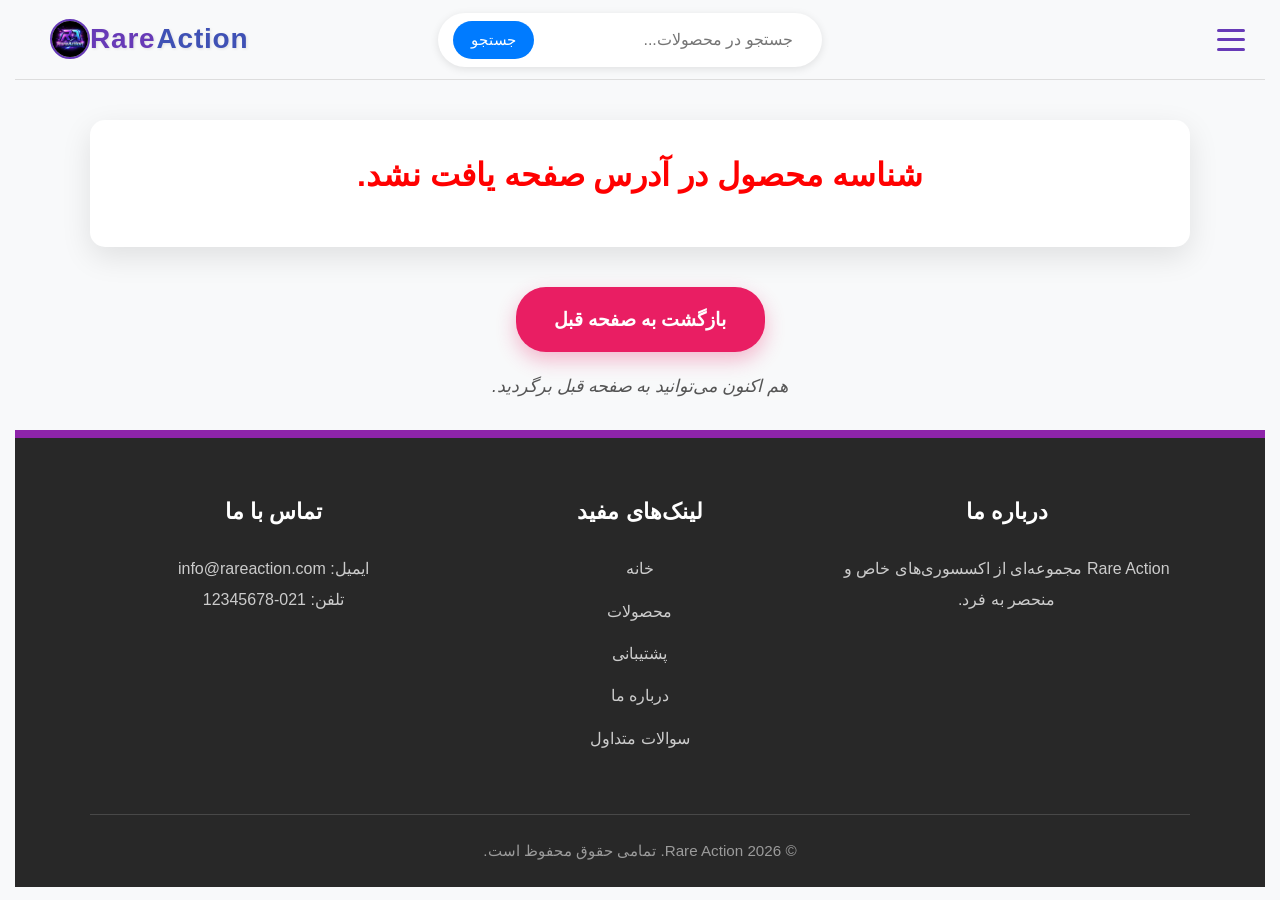
<file: bracelets.html>
<!DOCTYPE html>
<html lang="fa" dir="rtl">
<head>
    <meta charset="UTF-8">
    <meta name="viewport" content="width=device-width, initial-scale=1.0">
    <title>جزئیات محصول</title>
    <link rel="stylesheet" href="style.css"> <!-- لینک به فایل CSS اصلی شما -->
    <link rel="stylesheet" href="products.css">
    <link rel="stylesheet" href="https://cdnjs.cloudflare.com/ajax/libs/font-awesome/6.0.0/css/all.min.css"> <!-- آیکون‌ها -->
</head>
<body>

    <div class="site-container">
        <!-- بخش Header -->
        <header class="main-header">
            <div class="header-left">
                <!-- آیکون منوی همبرگری -->
                <div class="hamburger-menu">
                    <div class="bar"></div>
                    <div class="bar"></div>
                    <div class="bar"></div>
                </div>
                <!-- منوی کناری (در ابتدا مخفی است) -->
                <!-- در فایل index.html، بخش sidebar-menu -->
                 <nav class="sidebar-menu">
                    <ul>
                        <li><a href="index.html">خانه</a></li>
                        <!-- کلاس menu-item-has-arrow اضافه شد و فونت سایز حذف شد -->
                         <li class="has-submenu menu-item-has-arrow">
                            <a href="#products-section">محصولات
                                <!-- فلش دستی اضافه شد -->
                                 <span class="submenu-arrow">▼</span>
                                </a>
                                <ul class="submenu">
                                    <li><a href="productswatch.html">ساعت</a></li>
                                    <li><a href="productsbracelet.html">دستبند</a></li>
                                    <li><a href="productsnecklace.html">گردنبند</a></li>
                                </ul>
                            </li>
                            <li><a href="support.html">پشتیبانی</a></li>
                            <li><a href="aboutus.html">درباره ما</a></li>
                            <li><a href="terms.html">سوالات متداول </a></li>
                        </ul>
                    </nav>
            </div>
            <div class="header-center">
    <div class="universal-search-container">
        <input type="text" id="universalSearchInput" class="universal-search-input" placeholder="جستجو در محصولات...">
        <div id="universalSearchSuggestions" class="universal-search-suggestions"></div>
        <button id="universalSearchButton" class="universal-search-button">جستجو</button>
    </div>
</div>
                        <div class="header-right">
                <!-- لوگوی سایت -->
                <div class="logo-container">
                    <span class="logo-part2">Action</span><span class="logo-part1">Rare</span>
                </div>
                <!-- عکس پروفایل (پیج) -->
                <div class="profile-picture-container">
                    <img src="images/RareAction.jpg" alt= "عکس پروفایل" class="profile-picture">
                </div>
            </div>
        </header>

    <div class="product-detail-container">

        <section class="product-gallery-section">
        <div class="main-image-container">
            <button id="prev-btn" class="nav-btn next">‹</button> <!-- دکمه قبلی -->
            <img id="main-product-image" src="" alt="تصویر اصلی محصول" class="main-image">
            <button id="next-btn" class="nav-btn prev">›</button> <!-- دکمه بعدی -->
        </div>
        <div class="thumbnail-slider-wrapper"> <!-- Wrapper برای کنترل اسکرول -->
            <div class="thumbnail-slider">
                <!-- تصاویر کوچک اینجا توسط جاوا اسکریپت قرار می‌گیرند -->
            </div>
        </div>
    </section>

        <!-- بخش اطلاعات محصول -->
        <section class="product-info-section">
            <div class="product-header">
                <div>
                    <div class="product-title-code-container">
                        <h1 id="product-name" class="product-name"></h1>
                        <span id="product-code" class="product-code"></span>
                    </div>
                    <p id="product-price" class="product-price"></p>
                </div>
            </div>

            <p id="product-description" class="product-description-full"></p>
            <p id="product-description_2" class="product-description-full_2"></p>

            <div class="specs-section">
                <h3>مشخصات فنی</h3>
                <ul id="specs-list" class="specs-list">
                    <!-- مشخصات اینجا توسط جاوا اسکریپت قرار می‌گیرند -->
                </ul>
            </div>
        </section>

    </div>

    <!-- دکمه بازگشت -->
    <button id="return-button" class="return-button">بازگشت به صفحه قبل</button>
    <p class="transition-text">هم اکنون می‌توانید به صفحه قبل برگردید.</p>

    <!-- بخش فوتر -->
        <footer class="main-footer">
            <div class="footer-top-bar"></div> <!-- نوار بنفش بالای فوتر -->
            <div class="footer-content">
                <div class="footer-section about">
                    <h3>درباره ما</h3>
                    <p>Rare Action مجموعه‌ای از اکسسوری‌های خاص و منحصر به فرد.</p>
                </div>
                <div class="footer-section links">
                    <h3>لینک‌های مفید</h3>
                    <ul>
                        <li><a href="index.html">خانه</a></li>
                        <li><a href="index.html#explore-by-interest">محصولات</a></li>
                        <li><a href="support.html">پشتیبانی</a></li>
                        <li><a href="aboutus.html">درباره ما</a></li>
                        <li><a href="terms.html#faq-section">سوالات متداول </a></li>
                    </ul>
                </div>
                <div class="footer-section contact">
                    <h3>تماس با ما</h3>
                    <p>ایمیل: info@rareaction.com</p>
                    <p>تلفن: 021-12345678</p>
                </div>
            </div>
            <div class="footer-bottom">
                &copy; 2026 Rare Action. تمامی حقوق محفوظ است.
            </div>
        </footer>
    </div>

    <script src="script.js"></script>
    <script src="products.js"></script>

</body>
</html>
</file>
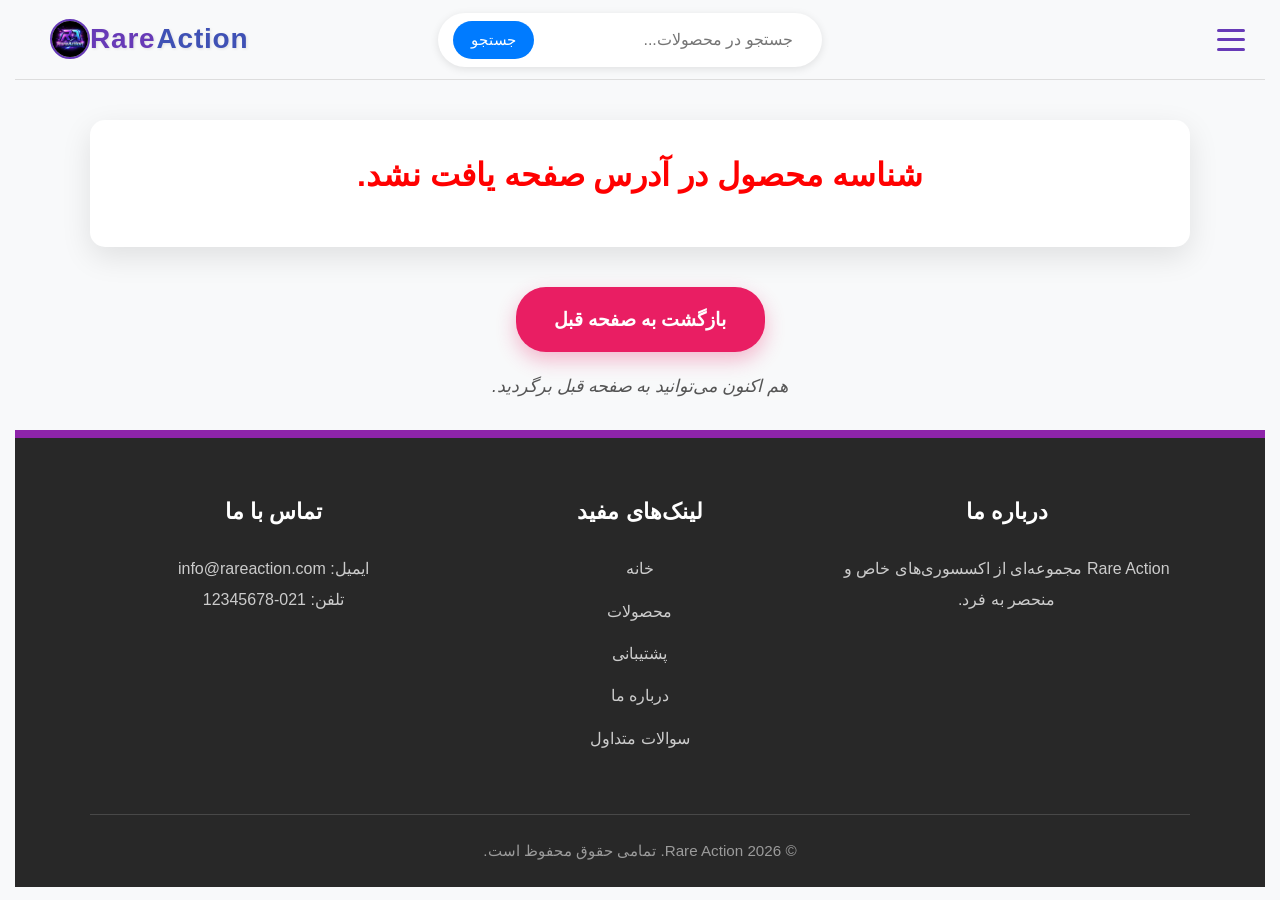
<file: necklaces.html>
<!DOCTYPE html>
<html lang="fa" dir="rtl">
<head>
    <meta charset="UTF-8">
    <meta name="viewport" content="width=device-width, initial-scale=1.0">
    <title>مشخصات محصول</title>
    <link rel="stylesheet" href="style.css"> <!-- لینک به فایل CSS اصلی شما -->
    <link rel="stylesheet" href="products.css">
    <link rel="stylesheet" href="https://cdnjs.cloudflare.com/ajax/libs/font-awesome/6.0.0/css/all.min.css"> <!-- آیکون‌ها -->
</head>
<body>

    <div class="site-container">
        <!-- بخش Header -->
        <header class="main-header">
            <div class="header-left">
                <!-- آیکون منوی همبرگری -->
                <div class="hamburger-menu">
                    <div class="bar"></div>
                    <div class="bar"></div>
                    <div class="bar"></div>
                </div>
                <!-- منوی کناری (در ابتدا مخفی است) -->
                <!-- در فایل index.html، بخش sidebar-menu -->
                 <nav class="sidebar-menu">
                    <ul>
                        <li><a href="index.html">خانه</a></li>
                        <!-- کلاس menu-item-has-arrow اضافه شد و فونت سایز حذف شد -->
                         <li class="has-submenu menu-item-has-arrow">
                            <a href="#products-section">محصولات
                                <!-- فلش دستی اضافه شد -->
                                 <span class="submenu-arrow">▼</span>
                                </a>
                                <ul class="submenu">
                                    <li><a href="productswatch.html">ساعت</a></li>
                                    <li><a href="productsbracelet.html">دستبند</a></li>
                                    <li><a href="productsnecklace.html">گردنبند</a></li>
                                </ul>
                            </li>
                            <li><a href="support.html">پشتیبانی</a></li>
                            <li><a href="aboutus.html">درباره ما</a></li>
                            <li><a href="terms.html">سوالات متداول </a></li>
                        </ul>
                    </nav>
            </div>
            <div class="header-center">
    <div class="universal-search-container">
        <input type="text" id="universalSearchInput" class="universal-search-input" placeholder="جستجو در محصولات...">
        <div id="universalSearchSuggestions" class="universal-search-suggestions"></div>
        <button id="universalSearchButton" class="universal-search-button">جستجو</button>
    </div>
</div>
                        <div class="header-right">
                <!-- لوگوی سایت -->
                <div class="logo-container">
                    <span class="logo-part2">Action</span><span class="logo-part1">Rare</span>
                </div>
                <!-- عکس پروفایل (پیج) -->
                <div class="profile-picture-container">
                    <img src="images/RareAction.jpg" alt= "عکس پروفایل" class="profile-picture">
                </div>
            </div>
        </header>
        
    <div class="product-detail-container">

        <section class="product-gallery-section">
        <div class="main-image-container">
            <button id="prev-btn" class="nav-btn next">‹</button> <!-- دکمه قبلی -->
            <img id="main-product-image" src="" alt="تصویر اصلی محصول" class="main-image">
            <button id="next-btn" class="nav-btn prev">›</button> <!-- دکمه بعدی -->
        </div>
        <div class="thumbnail-slider-wrapper"> <!-- Wrapper برای کنترل اسکرول -->
            <div class="thumbnail-slider">
                <!-- تصاویر کوچک اینجا توسط جاوا اسکریپت قرار می‌گیرند -->
            </div>
        </div>
    </section>

        <!-- بخش اطلاعات محصول -->
        <section class="product-info-section">
            <div class="product-header">
                <div>
                    <div class="product-title-code-container">
                        <h1 id="product-name" class="product-name"></h1>
                        <span id="product-code" class="product-code"></span>
                    </div>
                    <p id="product-price" class="product-price"></p>
                </div>
            </div>

            <p id="product-description" class="product-description-full"></p>
            <p id="product-description_2" class="product-description-full_2"></p>

            <div class="specs-section">
                <h3>مشخصات فنی</h3>
                <ul id="specs-list" class="specs-list">
                    <!-- مشخصات اینجا توسط جاوا اسکریپت قرار می‌گیرند -->
                </ul>
            </div>
        </section>

    </div>

    <!-- دکمه بازگشت -->
    <button id="return-button" class="return-button">بازگشت به صفحه قبل</button>
    <p class="transition-text">هم اکنون می‌توانید به صفحه قبل برگردید.</p>

    <!-- بخش فوتر -->
        <footer class="main-footer">
            <div class="footer-top-bar"></div> <!-- نوار بنفش بالای فوتر -->
            <div class="footer-content">
                <div class="footer-section about">
                    <h3>درباره ما</h3>
                    <p>Rare Action مجموعه‌ای از اکسسوری‌های خاص و منحصر به فرد.</p>
                </div>
                <div class="footer-section links">
                    <h3>لینک‌های مفید</h3>
                    <ul>
                        <li><a href="index.html">خانه</a></li>
                        <li><a href="index.html#explore-by-interest">محصولات</a></li>
                        <li><a href="support.html">پشتیبانی</a></li>
                        <li><a href="aboutus.html">درباره ما</a></li>
                        <li><a href="terms.html#faq-section">سوالات متداول </a></li>
                    </ul>
                </div>
                <div class="footer-section contact">
                    <h3>تماس با ما</h3>
                    <p>ایمیل: info@rareaction.com</p>
                    <p>تلفن: 021-12345678</p>
                </div>
            </div>
            <div class="footer-bottom">
                &copy; 2026 Rare Action. تمامی حقوق محفوظ است.
            </div>
        </footer>
    </div>

    <script src="script.js"></script>
    <script src="products.js"></script>

</body>
</html>
</file>
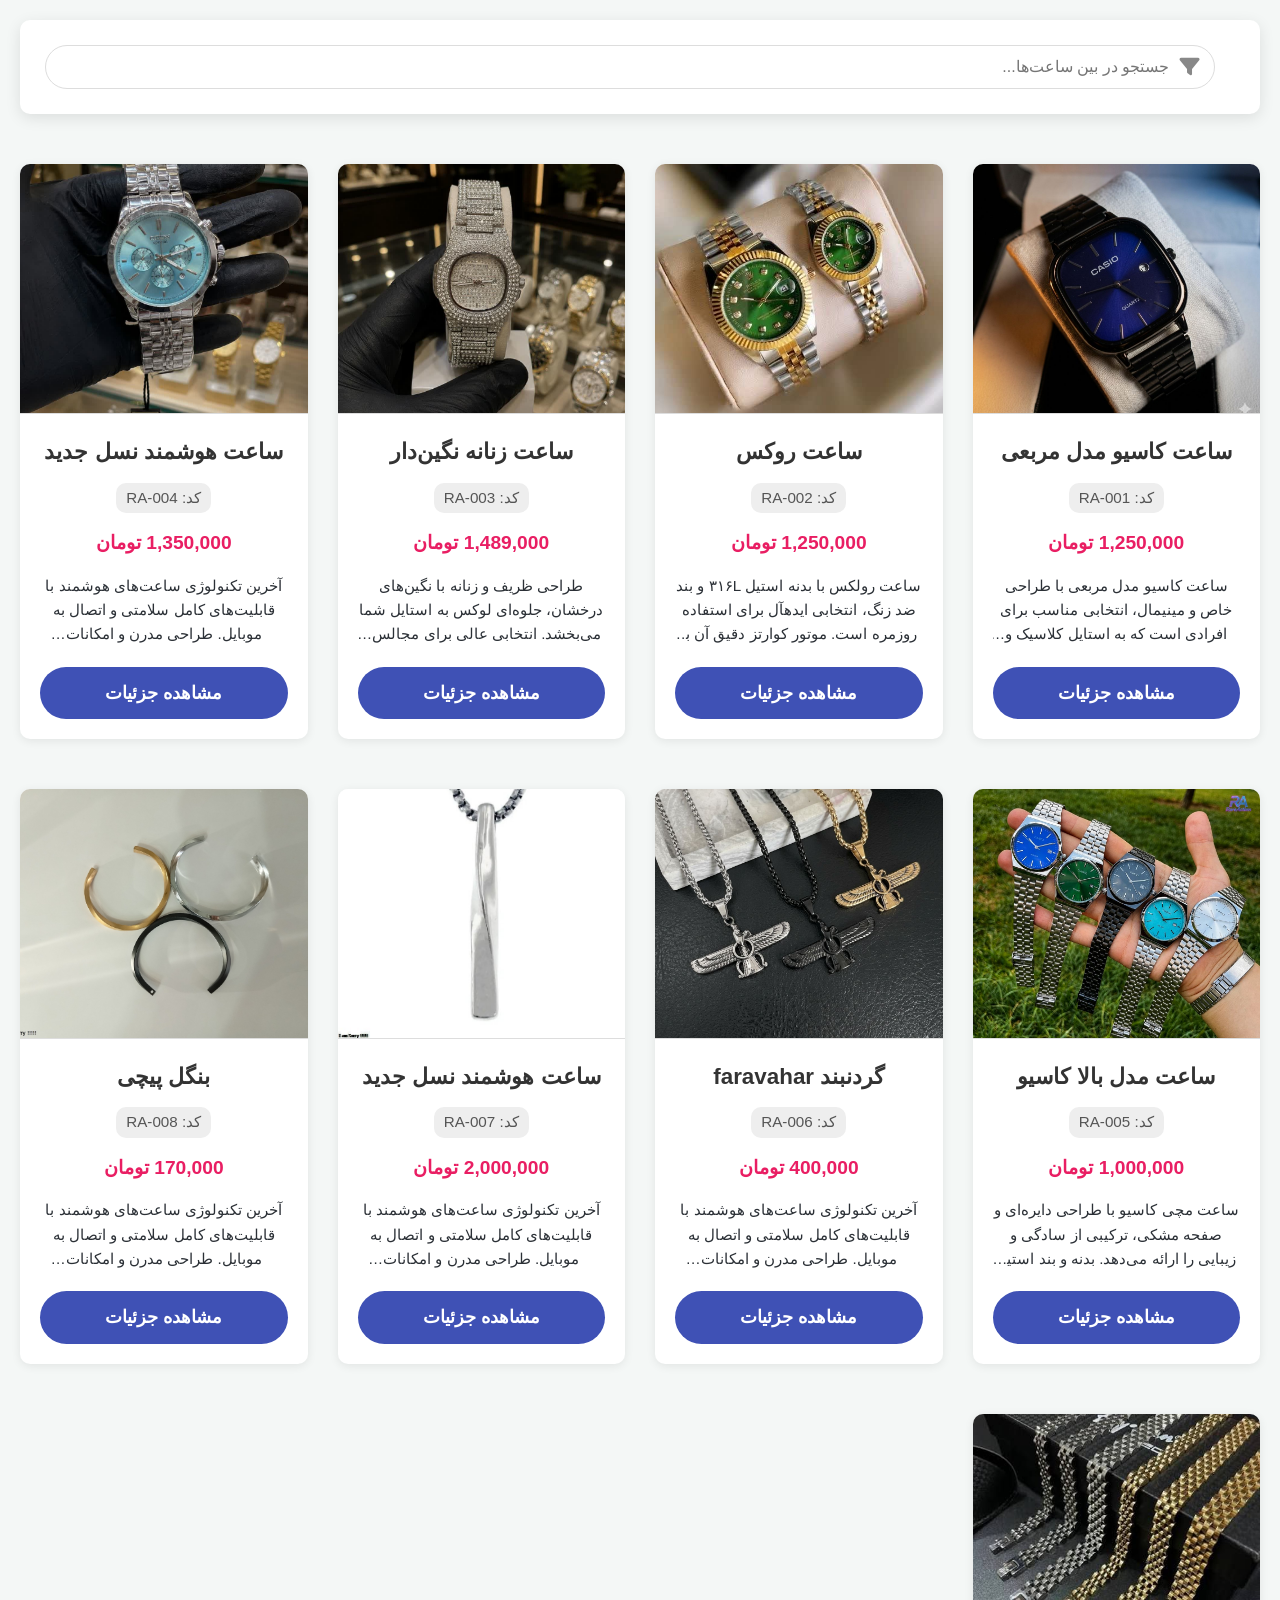
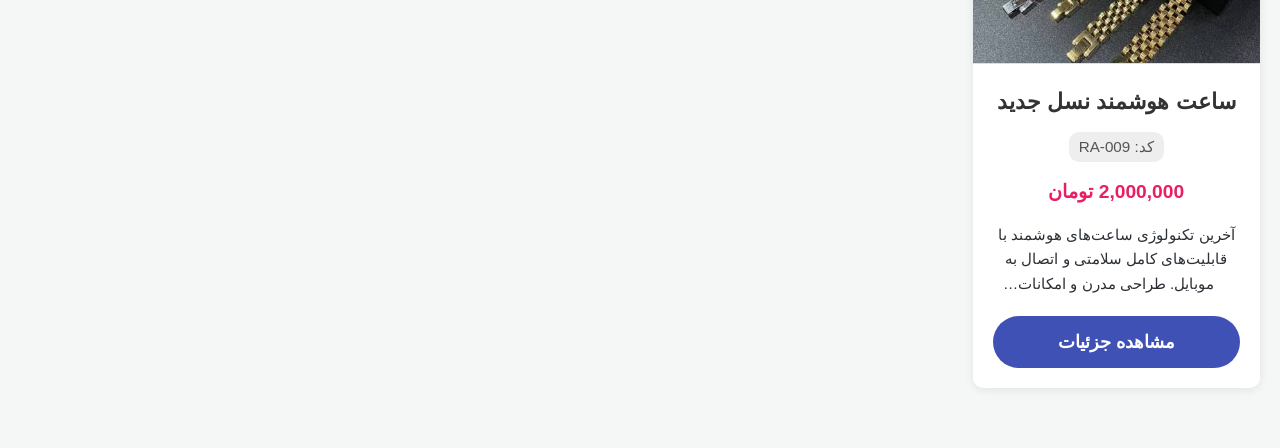
<file: product-detail.html>
<!DOCTYPE html>
<html lang="fa" dir="rtl">
<head>
    <meta charset="UTF-8">
    <meta name="viewport" content="width=device-width, initial-scale=1.0">
    <title>جستجوی محصولات</title>
    <link rel="stylesheet" href="style.css">
    <style>
        /* Font Awesome for icons */
        @import url('https://cdnjs.cloudflare.com/ajax/libs/font-awesome/6.0.0/css/all.min.css');

        body {
            font-family: 'Tahoma', sans-serif;
            background-color: #f4f7f6;
            margin: 0;
            padding: 20px;
            color: #333;
        }

        .search-container {
            background-color: #ffffff;
            padding: 25px;
            border-radius: 10px;
            box-shadow: 0 4px 15px rgba(0, 0, 0, 0.1);
            display: flex;
            align-items: center;
            justify-content: space-between;
            margin-bottom: 30px;
            flex-wrap: wrap; /* Allow wrapping on smaller screens */
        }

        .search-box {
            display: flex;
            align-items: center;
            flex-grow: 1; /* Take available space */
            margin-right: 20px; /* Space between search and filter */
            position: relative;
        }

        .search-input {
            width: 100%;
            padding: 12px 45px 12px 15px; /* Space for filter icon */
            border: 1px solid #ddd;
            border-radius: 25px;
            font-size: 16px;
            outline: none;
            transition: border-color 0.3s ease, box-shadow 0.3s ease;
        }

        .search-input:focus {
            border-color: #007bff;
            box-shadow: 0 0 5px rgba(0, 123, 255, 0.25);
        }

        .filter-icon {
            position: absolute;
            right: 15px; /* Position the icon inside the search box */
            font-size: 20px;
            color: #888;
            cursor: pointer;
            transition: color 0.3s ease;
        }

        .filter-icon:hover {
            color: #007bff;
        }

        .filter-menu {
            display: none; /* Hidden by default */
            position: absolute;
            top: 100%;
            right: 0;
            background-color: #fff;
            border: 1px solid #ddd;
            border-radius: 8px;
            box-shadow: 0 4px 10px rgba(0, 0, 0, 0.1);
            padding: 15px;
            min-width: 250px;
            z-index: 1000;
            margin-top: 5px;
        }

        .filter-menu.active {
            display: block;
        }

        .filter-menu h4 {
            margin-top: 0;
            color: #555;
            font-size: 16px;
            margin-bottom: 15px;
        }

        .price-filter {
            display: flex;
            align-items: center;
            margin-bottom: 15px;
        }

        .price-filter label {
            margin-left: 10px;
            font-size: 14px;
            color: #666;
        }

        .price-range-slider {
            width: 100%;
            margin-bottom: 10px;
        }

        .price-values {
            display: flex;
            justify-content: space-between;
            font-size: 13px;
            color: #777;
        }

        .apply-filters-button {
            background-color: #007bff;
            color: white;
            border: none;
            padding: 8px 15px;
            border-radius: 5px;
            cursor: pointer;
            font-size: 14px;
            transition: background-color 0.3s ease;
            width: 100%;
        }

        .apply-filters-button:hover {
            background-color: #0056b3;
        }

        .products-grid {
            display: grid;
            grid-template-columns: repeat(auto-fill, minmax(280px, 1fr)); /* چیدمان واکنش‌گرا */
            gap: 30px; /* فاصله بین محصولات */
            padding: 20px 0;
        }

        /* Existing Product Card Styles (assuming they are similar to your example) */
        .product-card {
            background-color: #ffffff;
            border-radius: 10px;
            box-shadow: 0 2px 10px rgba(0, 0, 0, 0.08);
            overflow: hidden;
            display: flex;
            flex-direction: column;
            transition: transform 0.3s ease, box-shadow 0.3s ease;
            margin-bottom: 20px; /* Added for spacing below each card when they appear */
        }
        .product-card:hover {
            transform: translateY(-5px);
            box-shadow: 0 8px 20px rgba(0, 0, 0, 0.15);
        }

        .product-image {
            width: 100%;
            height: auto; /* ارتفاع ثابت برای عکس */
            /*object-fit: cover; /* پوشش کامل فضا بدون تغییر نسبت تصویر */
            display: block; /* حذف فضای اضافی زیر عکس */
        }

        .product-info {
            padding: 20px;
            /*flex-grow: 1;
            display: flex;
            flex-direction: column;*/
        }

        .product-name {
            font-size: 1.4em;
            font-weight: 600;
            color: var(--text-dark);
            margin-bottom: 10px;
        }

        .product-code {
            font-size: 0.95em;
            background: #eee;
            padding: 3px 10px;
            border-radius: 10px;
            margin-bottom: 15px;
            display: inline-block;
            color: #555;
        }

        .product-price {
            font-size: 1.2em;
            font-weight: bold;
            color: var(--accent-pink); /* رنگ صورتی برای قیمت */
            margin-bottom: 15px;
        }

        .product-description {
            font-size: 0.95em;
            color:rgb(43, 48, 54);
            line-height: 1.6;
            margin-bottom: 20px;
            /* نمایش حداکثر 3 خط با ... */
            display: -webkit-box;
            -webkit-line-clamp: 3;
            -webkit-box-orient: vertical;
            line-clamp: 3;
            overflow: hidden;
            text-overflow: ellipsis;
        }

        .details-button {
            display: block; /* برای اینکه دکمه عرض کامل بگیرد */
            width: 100%;
            padding: 12px 20px;
            background-color: var(--secondary-blue); /* رنگ آبی */
            color: white;
            border: none;
            border-radius: 30px; /* شکل کپسولی */
            font-size: 1.1em;
            font-weight: 600;
            cursor: pointer;
            transition: background-color 0.3s ease, transform 0.3s ease;
            text-decoration: none; /* حذف خط زیر لینک */
        }

        .details-button:hover {
            background-color: #1976d2; /* آبی تیره‌تر */
            transform: translateY(-3px);
        }

        .no-results {
            text-align: center;
            font-size: 18px;
            color: #888;
            margin-top: 50px;
            display: none; /* Hidden by default */
        }

        /* Responsive adjustments */
        @media (max-width: 768px) {
            .search-container {
                flex-direction: column;
                align-items: stretch;
            }
            .search-box {
                margin-right: 0;
                margin-bottom: 15px;
                width: 100%;
            }
            .filter-menu {
                width: 100%;
                right: 0;
                left: 0;
                min-width: unset;
            }
            .products-grid {
                grid-template-columns: 1fr; /* Stack products on smaller screens */
            }
        }
    </style>
</head>
<body>

    <div class="search-container">
        <div class="search-box">
            <input type="text" id="searchInput" class="search-input" placeholder="جستجو در بین ساعت‌ها...">
            <i class="fas fa-filter filter-icon" id="filterIcon"></i>
        </div>
        <div class="filter-menu" id="filterMenu">
            <h4>فیلتر قیمت</h4>
            <div class="price-filter">
                <input type="range" class="price-range-slider" id="priceRange" min="0" max="5000000" step="50000" value="5000000">
                <div class="price-values">
                    <span id="minPrice">0</span> تومان - <span id="maxPrice">5,000,000</span> تومان
                </div>
            </div>
            <button class="apply-filters-button" id="applyFiltersBtn">اعمال فیلتر</button>
        </div>
    </div>

    <div class="products-grid" id="productsGrid">
        <!-- Product cards will be loaded here by JavaScript -->
    </div>

    <div class="no-results" id="noResultsMessage">
        موردی یافت نشد.
    </div>

    <script>
        document.addEventListener('DOMContentLoaded', () => {
            const searchInput = document.getElementById('searchInput');
            const productsGrid = document.getElementById('productsGrid');
            const filterIcon = document.getElementById('filterIcon');
            const filterMenu = document.getElementById('filterMenu');
            const priceRange = document.getElementById('priceRange');
            const minPriceDisplay = document.getElementById('minPrice');
            const maxPriceDisplay = document.getElementById('maxPrice');
            const applyFiltersBtn = document.getElementById('applyFiltersBtn');
            const noResultsMessage = document.getElementById('noResultsMessage');

            let allProducts = [];
            let currentSearchTerm = '';
            let currentMaxPrice = 5000000; // Default max price

            // --- Helper Functions ---

            // Function to format price (e.g., 1,000,000)
            function formatPrice(price) {
                return String(price).replace(/\B(?=(\d{3})+(?!\d))/g, ",");
            }

            // Function to convert Persian price string to number
            function parsePersianPrice(priceString) {
                if (!priceString) return 0;
                return parseInt(priceString.replace(/[^\d]/g, ''), 10) || 0;
            }

            // Function to display products
            function displayProducts(products) {
                productsGrid.innerHTML = ''; // Clear existing products
                if (products.length === 0) {
                    noResultsMessage.style.display = 'block';
                } else {
                    noResultsMessage.style.display = 'none';
                    products.forEach((product, index) => {
                        const productCard = document.createElement('div');
                        productCard.className = 'product-card';
                        // Using index for --i CSS variable if needed by your existing CSS, otherwise can be removed.
                        // productCard.style.setProperty('--i', index);

                        // Ensure product.price is a string before parsing
                        const priceNumeric = parsePersianPrice(product.price);

                        // Check if product price is within the filtered range
                        if (priceNumeric <= currentMaxPrice) {
                            productCard.innerHTML = `
                                <img src="${product.image_urls[0]}" alt="${product.name}" class="product-image">
                                <div class="product-info">
                                    <h3 class="product-name">${product.name}</h3>
                                    <span class="product-code">کد: ${product.product_code}</span>
                                    <p class="product-price">${product.price}</p>
                                    <p class="product-description">
                                        ${product.description}
                                    </p>
                                    <a href="watches.html?id=${product.id}" class="details-button">مشاهده جزئیات</a>
                                </div>
                            `;
                            productsGrid.appendChild(productCard);
                        }
                    });
                    // If after filtering, no products are shown, display the message
                    if (productsGrid.children.length === 0) {
                         noResultsMessage.style.display = 'block';
                    }
                }
            }

            // --- Event Listeners ---

            // Fetch products from JSON on load
            fetch('products.json')
                .then(response => {
                    if (!response.ok) {
                        throw new Error(`HTTP error! status: ${response.status}`);
                    }
                    return response.json();
                })
                .then(data => {
                    allProducts = data;
                    // Add a placeholder for the Casio product based on your example
                    const casioExample = {
                        "id": "Casio",
                        "name": "ساعت Casio", // Shortened name for display
                        "price": "1,000,000 تومان",
                        "description": "یک ساعت کلاسیک با طراحی مینیمال و بند چرمی باکیفیت. مناسب برای مجالس رسمی و روزمره.",
                        "description_2": "آخرین تکنولوژی ساعت‌های هوشمند با قابلیت‌های کامل سلامتی و اتصال به موبایل. طراحی مدرن و امکانات بی‌نظیر.",
                        "image_urls": ["images/Casio.jpg"], // Using only one image as per your product-card structure
                        "specs": {
                            "بند ساعت": "استیل ضد زنگ",
                            "رنگ": "نقره ای",
                            "رنگ داخل": " آبی",
                            "مدل": "عقربه ای ; باطری خور",
                            "رنگ بدنه": "ثابت",
                            "جرم": "120 گرم",
                            "مقاومت ": "ضد آب ",
                            "موتور": "تک موتوره ",
                            "مدل‌های انتخابی": "نقره ای",
                            "موجودی انبار": "1 عدد"
                        },
                        "product_code": "RA-005",
                        "keywords": ["کاسیو", "ساعت", "کلاسیک", "مینیمال", "چرمی", "مردانه", "زنانه", "مدل بالا", "RA-005"]
                    };
                    // Check if Casio product already exists, if not, add it
                    if (!allProducts.some(p => p.id === casioExample.id)) {
                        allProducts.unshift(casioExample); // Add to the beginning
                    }
                    displayProducts(allProducts); // Display all products initially
                })
                .catch(error => {
                    console.error("Could not load products:", error);
                    productsGrid.innerHTML = '<p style="color: red;">خطا در بارگذاری محصولات. لطفاً بعداً تلاش کنید.</p>';
                });

            // Search input event
            searchInput.addEventListener('input', (e) => {
                currentSearchTerm = e.target.value.toLowerCase();
                filterAndDisplayProducts();
            });

            // Filter icon click to toggle menu
            filterIcon.addEventListener('click', () => {
                filterMenu.classList.toggle('active');
            });

            // Hide filter menu when clicking outside
            document.addEventListener('click', (e) => {
                if (!filterMenu.contains(e.target) && !filterIcon.contains(e.target)) {
                    filterMenu.classList.remove('active');
                }
            });

            // Price range slider event
            priceRange.addEventListener('input', (e) => {
                currentMaxPrice = parseInt(e.target.value, 10);
                minPriceDisplay.textContent = formatPrice(0); // Min price is fixed at 0
                maxPriceDisplay.textContent = formatPrice(currentMaxPrice);
            });

            // Apply filters button click
            applyFiltersBtn.addEventListener('click', () => {
                filterAndDisplayProducts();
                filterMenu.classList.remove('active'); // Close menu after applying
            });

            // Function to filter and display products based on search term and price
            function filterAndDisplayProducts() {
                const filteredProducts = allProducts.filter(product => {
                    const searchTermMatch = product.name.toLowerCase().includes(currentSearchTerm) ||
                                            product.product_code.toLowerCase().includes(currentSearchTerm) ||
                                            (product.keywords && product.keywords.join(' ').toLowerCase().includes(currentSearchTerm));

                    const priceNumeric = parsePersianPrice(product.price);
                    const priceMatch = priceNumeric <= currentMaxPrice;

                    return searchTermMatch && priceMatch;
                });
                displayProducts(filteredProducts);
            }
        });
    </script>

</body>
</html>
</file>
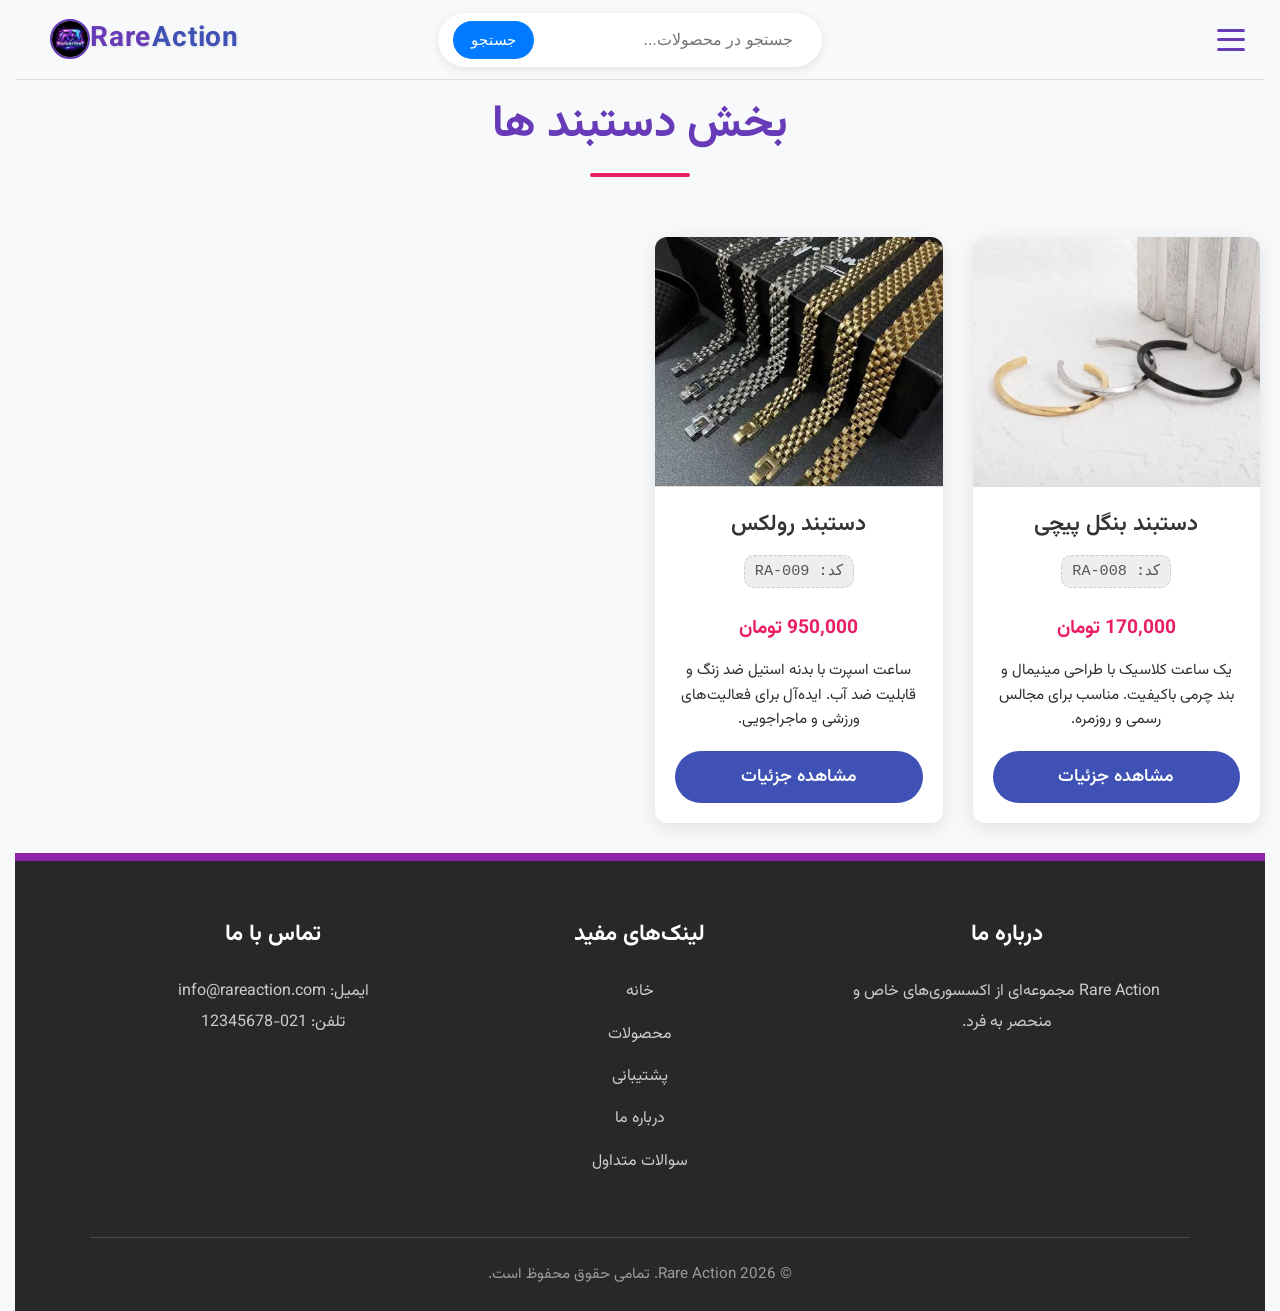
<file: productsbracelet.html>
<!DOCTYPE html>
<html lang="fa" dir="rtl">
<head>
    <meta charset="UTF-8">
    <meta name="viewport" content="width=device-width, initial-scale=1.0">
    <title>Rare Action -  محصولات دستبند</title>
    <link rel="stylesheet" href="style.css">
    <link rel="stylesheet" href="products.css">
    <!-- برای فونت وزیر -->
    <link rel="preconnect" href="https://fonts.googleapis.com">
    <link rel="preconnect" href="https://fonts.gstatic.com" crossorigin>
    <link href="https://fonts.googleapis.com/css2?family=Vazirmatn:wght@100..900&display=swap" rel="stylesheet">
    <style>
    /* --- استایل‌های اختصاصی صفحه ساعت‌ها --- */
        .watches-page-container {
            padding: 10px 5px;
            background-color: var(--background-light); /* پس‌زمینه روشن */
        }

        .watches-page-title {
            text-align: center;
            font-size: 2.8em;
            color: var(--primary-purple); /* رنگ بنفش */
            margin-bottom: 40px;
            font-weight: 700;
            position: relative;
            padding-bottom: 15px;
        }

        .watches-page-title::after { /* خط زیر عنوان */
            content: '';
            position: absolute;
            bottom: 0;
            left: 50%;
            transform: translateX(-50%);
            width: 100px;
            height: 4px;
            background-color: var(--accent-pink); /* رنگ صورتی */
            border-radius: 2px;
        }

        .products-grid {
            display: grid;
            grid-template-columns: repeat(auto-fill, minmax(280px, 1fr)); /* چیدمان واکنش‌گرا */
            gap: 30px; /* فاصله بین محصولات */
            padding: 20px 0;
        }

        .product-card {
            background-color: white;
            border-radius: 12px;
            box-shadow: 0 5px 20px rgba(0, 0, 0, 0.1); /* سایه ملایم */
            overflow: hidden; /* برای گرد نگه داشتن گوشه‌ها */
            transition: transform 0.4s ease, box-shadow 0.4s ease; /* انیمیشن هنگام هاور */
            opacity: 0; /* مخفی برای انیمیشن اولیه */
            transform: translateY(30px); /* شروع از پایین‌تر */
            animation: fadeInSlideUp 0.8s forwards ease-out; /* انیمیشن اولیه */
            animation-delay: calc(var(--i) * 0.2s); /* تاخیر متغیر برای هر محصول */
        }

        .product-card:hover {
            transform: translateY(-24px); /* کمی بالا آمدن */
            box-shadow: 0 15px 30px rgba(0, 0, 0, 0.2); /* سایه قوی‌تر */
        }

        .product-image {
            width: 100%;
            height: auto; /* ارتفاع ثابت برای عکس */
            /*object-fit: cover; /* پوشش کامل فضا بدون تغییر نسبت تصویر */
            display: block; /* حذف فضای اضافی زیر عکس */
        }

        .product-info {
            padding: 20px;
        }

        .product-name {
            font-size: 1.4em;
            font-weight: 600;
            color: var(--text-dark);
            margin-bottom: 10px;
        }
        .product-code {
            font-size: 0.95em;
            background: #eee;
            padding: 3px 10px;
            border-radius: 10px;
            margin-bottom: 15px;
            display: inline-block;
            color: #555;
        }

        .product-price {
            font-size: 1.2em;
            font-weight: bold;
            color: var(--accent-pink); /* رنگ صورتی برای قیمت */
            margin-bottom: 15px;
        }

        .product-description {
            font-size: 0.95em;
            color:rgb(43, 48, 54);
            line-height: 1.6;
            margin-bottom: 20px;
            /* نمایش حداکثر 3 خط با ... */
            display: -webkit-box;
            -webkit-line-clamp: 3;
            -webkit-box-orient: vertical;
            line-clamp: 3;
            overflow: hidden;
            text-overflow: ellipsis;
        }

        .details-button {
            display: block; /* برای اینکه دکمه عرض کامل بگیرد */
            width: 100%;
            padding: 12px 20px;
            background-color: var(--secondary-blue); /* رنگ آبی */
            color: white;
            border: none;
            border-radius: 30px; /* شکل کپسولی */
            font-size: 1.1em;
            font-weight: 600;
            cursor: pointer;
            transition: background-color 0.3s ease, transform 0.3s ease;
            text-decoration: none; /* حذف خط زیر لینک */
        }

        .details-button:hover {
            background-color: #1976d2; /* آبی تیره‌تر */
            transform: translateY(-3px);
        }

        /* انیمیشن fade-in & slide-up */
        @keyframes fadeInSlideUp {
            from {
                opacity: 0;
                transform: translateY(30px);
            }
            to {
                opacity: 1;
                transform: translateY(0);
            }
        }
        
</style>
</head>
<body>
    <div class="site-container">
        <!-- بخش Header -->
        <header class="main-header">
            <div class="header-left">
                <!-- آیکون منوی همبرگری -->
                <div class="hamburger-menu">
                    <div class="bar"></div>
                    <div class="bar"></div>
                    <div class="bar"></div>
                </div>
                <!-- منوی کناری (در ابتدا مخفی است) -->
                <!-- در فایل index.html، بخش sidebar-menu -->
                 <nav class="sidebar-menu">
                    <ul>
                        <li><a href="index.html">خانه</a></li>
                        <!-- کلاس menu-item-has-arrow اضافه شد و فونت سایز حذف شد -->
                         <li class="has-submenu menu-item-has-arrow">
                            <a href="#products-section">محصولات
                                <!-- فلش دستی اضافه شد -->
                                 <span class="submenu-arrow">▼</span>
                                </a>
                                <ul class="submenu">
                                    <li><a href="productswatch.html">ساعت</a></li>
                                    <li><a href="productsbracelet.html">دستبند</a></li>
                                    <li><a href="productsnecklace.html">گردنبند</a></li>
                                </ul>
                            </li>
                            <li><a href="support.html">پشتیبانی</a></li>
                            <li><a href="aboutus.html">درباره ما</a></li>
                            <li><a href="terms.html">سوالات متداول </a></li>
                        </ul>
                    </nav>
            </div>
         
                <div class="header-center">
    <div class="universal-search-container">
        <input type="text" id="universalSearchInput" class="universal-search-input" placeholder="جستجو در محصولات...">
        <div id="universalSearchSuggestions" class="universal-search-suggestions"></div>
        <button id="universalSearchButton" class="universal-search-button">جستجو</button>
    </div>
</div>
                        <div class="header-right">
                <!-- لوگوی سایت -->
                <div class="logo-container">
                    <span class="logo-part2">Action</span><span class="logo-part1">Rare</span>
                </div>
                <!-- عکس پروفایل (پیج) -->
                <div class="profile-picture-container">
                    <img src="images/RareAction.jpg" alt= "عکس پروفایل" class="profile-picture">
                </div>
            </div>

        </header>

        <!-- بخش Hero Section (زیر هدر) -->
        <!-- بخش صفحه ساعت‌ها -->
        <main class="watches-page-container">
            <h1 class="watches-page-title"> بخش دستبند ها  </h1>

            <div class="products-grid">
                <!-- محصول 1 -->
                <div class="product-card" style="--i: 0;">
                    <img src="images/Bracelets.jpg" alt="ساعت مدل A" class="product-image">
                    <div class="product-info">
                        <h3 class="product-name">دستبند بنگل پیچی   </h3>
                        <span class="product-code">کد: RA-008</span>
                        <p class="product-price">170,000 تومان</p>
                        <p class="product-description">
                            یک ساعت کلاسیک با طراحی مینیمال و بند چرمی باکیفیت. مناسب برای مجالس رسمی و روزمره.
                        </p>
                        <a href="bracelets.html?id=bangel-pichi" class="details-button">مشاهده جزئیات</a>
                    </div>
                </div>

                <!-- محصول 2 -->
                <div class="product-card" style="--i: 1;">
                    <img src="images/bracelet-rolex.jpg" alt="ساعت مدل B" class="product-image">
                    <div class="product-info">
                        <h3 class="product-name">دستبند رولکس   </h3>
                        <span class="product-code">کد: RA-009</span>
                        <p class="product-price">950,000 تومان</p>
                        <p class="product-description">
                            ساعت اسپرت با بدنه استیل ضد زنگ و قابلیت ضد آب. ایده‌آل برای فعالیت‌های ورزشی و ماجراجویی.
                        </p>
                        <a href="bracelets.html?id=bracelet-rolex" class="details-button">مشاهده جزئیات</a>
                    </div>
                </div>

                <!-- می‌توانید محصولات بیشتری به همین شکل اضافه کنید -->

            </div>
        </main>
        <!-- بخش فوتر -->
        <footer class="main-footer">
            <div class="footer-top-bar"></div> <!-- نوار بنفش بالای فوتر -->
            <div class="footer-content">
                <div class="footer-section about">
                    <h3>درباره ما</h3>
                    <p>Rare Action مجموعه‌ای از اکسسوری‌های خاص و منحصر به فرد.</p>
                </div>
                <div class="footer-section links">
                    <h3>لینک‌های مفید</h3>
                    <ul>
                        <li><a href="index.html">خانه</a></li>
                        <li><a href="index.html#explore-by-interest">محصولات</a></li>
                        <li><a href="support.html">پشتیبانی</a></li>
                        <li><a href="aboutus.html">درباره ما</a></li>
                        <li><a href="terms.html#faq-section">سوالات متداول </a></li>
                    </ul>
                </div>
                <div class="footer-section contact">
                    <h3>تماس با ما</h3>
                    <p>ایمیل: info@rareaction.com</p>
                    <p>تلفن: 021-12345678</p>
                </div>
            </div>
            <div class="footer-bottom">
                &copy; 2026 Rare Action. تمامی حقوق محفوظ است.
            </div>
        </footer>
    </div>

    <!-- جاوا اسکریپت -->
    <script src="script.js"></script>
    <script>
        // --- جاوا اسکریپت برای انیمیشن محصولات ---
        document.addEventListener('DOMContentLoaded', (event) => {
            const observer = new IntersectionObserver((entries, observer) => {
                entries.forEach(entry => {
                    if (entry.isIntersecting) {
                        const cards = entry.target.querySelectorAll('.product-card');
                        cards.forEach((card, index) => {
                            card.style.setProperty('--i', index); // تنظیم تاخیر انیمیشن
                            card.style.animation = `fadeInSlideUp 0.8s forwards ease-out ${index * 0.2}s`;
                        });
                        // observer.unobserve(entry.target); // اگر فقط یک بار انیمیشن اجرا شود
                    }
                });
            }, { threshold: 0.1 }); // زمانی که 10% از کارت‌ها دیده شوند

            observer.observe(document.querySelector('.products-grid'));
        });
    </script>
</body>
</html>
</file>
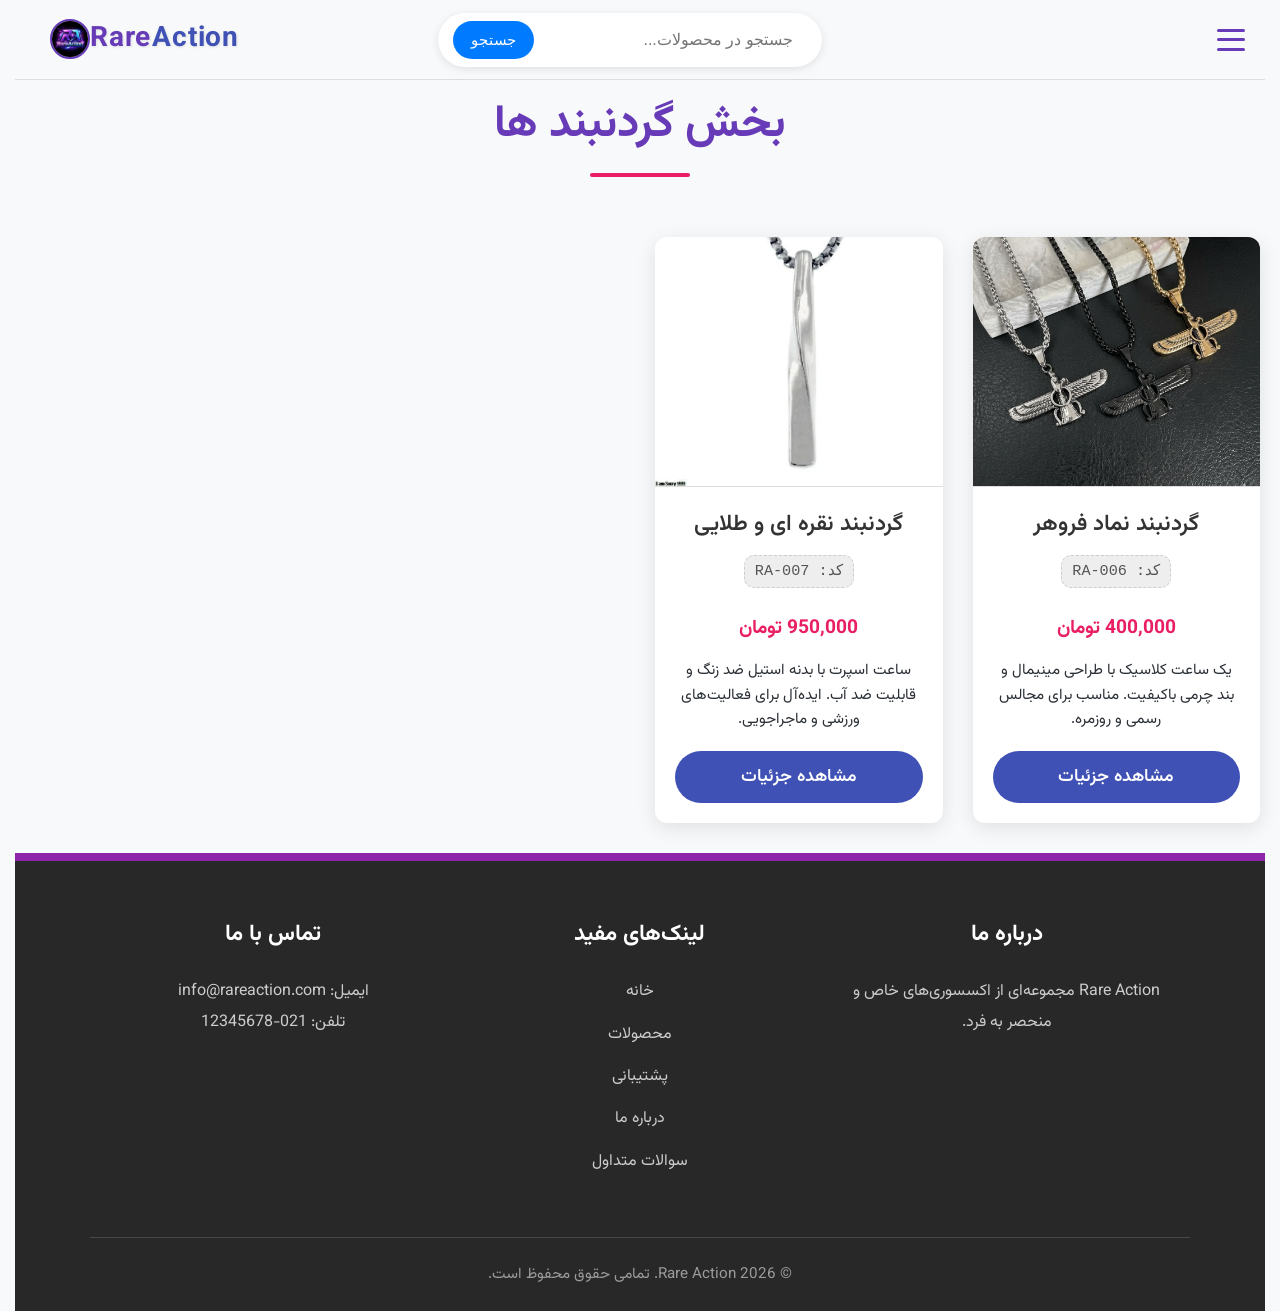
<file: productsnecklace.html>
<!DOCTYPE html>
<html lang="fa" dir="rtl">
<head>
    <meta charset="UTF-8">
    <meta name="viewport" content="width=device-width, initial-scale=1.0">
    <title>Rare Action - محصولات گردنبند </title>
    <link rel="stylesheet" href="style.css">
    <link rel="stylesheet" href="products.css">
    <!-- برای فونت وزیر -->
    <link rel="preconnect" href="https://fonts.googleapis.com">
    <link rel="preconnect" href="https://fonts.gstatic.com" crossorigin>
    <link href="https://fonts.googleapis.com/css2?family=Vazirmatn:wght@100..900&display=swap" rel="stylesheet">
    <style>
    /* --- استایل‌های اختصاصی صفحه ساعت‌ها --- */

        .watches-page-container {
            padding: 10px 5px;
            background-color: var(--background-light); /* پس‌زمینه روشن */
        }

        .watches-page-title {
            text-align: center;
            font-size: 2.8em;
            color: var(--primary-purple); /* رنگ بنفش */
            margin-bottom: 40px;
            font-weight: 700;
            position: relative;
            padding-bottom: 15px;
        }

        .watches-page-title::after { /* خط زیر عنوان */
            content: '';
            position: absolute;
            bottom: 0;
            left: 50%;
            transform: translateX(-50%);
            width: 100px;
            height: 4px;
            background-color: var(--accent-pink); /* رنگ صورتی */
            border-radius: 2px;
        }

        .products-grid {
            display: grid;
            grid-template-columns: repeat(auto-fill, minmax(280px, 1fr)); /* چیدمان واکنش‌گرا */
            gap: 30px; /* فاصله بین محصولات */
            padding: 20px 0;
        }

        .product-card {
            background-color: white;
            border-radius: 12px;
            box-shadow: 0 5px 20px rgba(0, 0, 0, 0.1); /* سایه ملایم */
            overflow: hidden; /* برای گرد نگه داشتن گوشه‌ها */
            transition: transform 0.4s ease, box-shadow 0.4s ease; /* انیمیشن هنگام هاور */
            opacity: 0; /* مخفی برای انیمیشن اولیه */
            transform: translateY(30px); /* شروع از پایین‌تر */
            animation: fadeInSlideUp 0.8s forwards ease-out; /* انیمیشن اولیه */
            animation-delay: calc(var(--i) * 0.2s); /* تاخیر متغیر برای هر محصول */
        }

        .product-card:hover {
            transform: translateY(-24px); /* کمی بالا آمدن */
            box-shadow: 0 15px 30px rgba(0, 0, 0, 0.2); /* سایه قوی‌تر */
        }

        .product-image {
            width: 100%;
            height: auto; /* ارتفاع ثابت برای عکس */
            /*object-fit: contain; /* پوشش کامل فضا بدون تغییر نسبت تصویر */
            display: block; /* حذف فضای اضافی زیر عکس */

        }

        .product-info {
            padding: 20px;
        }

        .product-name {
            font-size: 1.4em;
            font-weight: 600;
            color: var(--text-dark);
            margin-bottom: 10px;
        }
        .product-code {
            font-size: 0.95em;
            background: #eee;
            padding: 3px 10px;
            border-radius: 10px;
            margin-bottom: 15px;
            display: inline-block;
            color: #555;
        }

        .product-price {
            font-size: 1.2em;
            font-weight: bold;
            color: var(--accent-pink); /* رنگ صورتی برای قیمت */
            margin-bottom: 15px;
        }

        .product-description {
            font-size: 0.95em;
            color:rgb(43, 48, 54);
            line-height: 1.6;
            margin-bottom: 20px;
            /* نمایش حداکثر 3 خط با ... */
            display: -webkit-box;
            -webkit-line-clamp: 3;
            -webkit-box-orient: vertical;
            line-clamp: 3;
            overflow: hidden;
            text-overflow: ellipsis;
        }

        .details-button {
            display: block; /* برای اینکه دکمه عرض کامل بگیرد */
            width: 100%;
            padding: 12px 20px;
            background-color: var(--secondary-blue); /* رنگ آبی */
            color: white;
            border: none;
            border-radius: 30px; /* شکل کپسولی */
            font-size: 1.1em;
            font-weight: 600;
            cursor: pointer;
            transition: background-color 0.3s ease, transform 0.3s ease;
            text-decoration: none; /* حذف خط زیر لینک */
        }

        .details-button:hover {
            background-color: #1976d2; /* آبی تیره‌تر */
            transform: translateY(-3px);
        }

        /* انیمیشن fade-in & slide-up */
        @keyframes fadeInSlideUp {
            from {
                opacity: 0;
                transform: translateY(30px);
            }
            to {
                opacity: 1;
                transform: translateY(0);
            }
        }
        
</style>
</head>
<body>
    <div class="site-container">
        <!-- بخش Header -->
        <header class="main-header">
            <div class="header-left">
                <!-- آیکون منوی همبرگری -->
                <div class="hamburger-menu">
                    <div class="bar"></div>
                    <div class="bar"></div>
                    <div class="bar"></div>
                </div>
                <!-- منوی کناری (در ابتدا مخفی است) -->
                <!-- در فایل index.html، بخش sidebar-menu -->
                 <nav class="sidebar-menu">
                    <ul>
                        <li><a href="index.html">خانه</a></li>
                        <!-- کلاس menu-item-has-arrow اضافه شد و فونت سایز حذف شد -->
                         <li class="has-submenu menu-item-has-arrow">
                            <a href="#products-section">محصولات
                                <!-- فلش دستی اضافه شد -->
                                 <span class="submenu-arrow">▼</span>
                                </a>
                                <ul class="submenu">
                                    <li><a href="productswatch.html">ساعت</a></li>
                                    <li><a href="productsbracelet.html">دستبند</a></li>
                                    <li><a href="productsnecklace.html">گردنبند</a></li>
                                </ul>
                            </li>
                            <li><a href="support.html">پشتیبانی</a></li>
                            <li><a href="aboutus.html">درباره ما</a></li>
                            <li><a href="terms.html">سوالات متداول </a></li>
                        </ul>
                    </nav>
            </div>
           
                <div class="header-center">
    <div class="universal-search-container">
        <input type="text" id="universalSearchInput" class="universal-search-input" placeholder="جستجو در محصولات...">
        <div id="universalSearchSuggestions" class="universal-search-suggestions"></div>
        <button id="universalSearchButton" class="universal-search-button">جستجو</button>
    </div>
</div>
                        <div class="header-right">
                <!-- لوگوی سایت -->
                <div class="logo-container">
                    <span class="logo-part2">Action</span><span class="logo-part1">Rare</span>
                </div>
                <!-- عکس پروفایل (پیج) -->
                <div class="profile-picture-container">
                    <img src="images/RareAction.jpg" alt= "عکس پروفایل" class="profile-picture">
                </div>
            </div>

        </header>

        <!-- بخش Hero Section (زیر هدر) -->
        <!-- بخش صفحه ساعت‌ها -->
        <main class="watches-page-container">
            <h1 class="watches-page-title">بخش گردنبند ها   </h1>

            <div class="products-grid">
                <!-- محصول 1 -->
                <div class="product-card" style="--i: 0;">
                    <img src="images/forher.jpg" alt="ساعت مدل A" class="product-image">
                    <div class="product-info">
                        <h3 class="product-name">گردنبند نماد فروهر   </h3>
                        <span class="product-code">کد: RA-006</span>
                        <p class="product-price">400,000 تومان</p>
                        <p class="product-description">
                            یک ساعت کلاسیک با طراحی مینیمال و بند چرمی باکیفیت. مناسب برای مجالس رسمی و روزمره.
                        </p>
                        <a href="necklaces.html?id=forher" class="details-button">مشاهده جزئیات</a>
                    </div>
                </div>

                <!-- محصول 2 -->
                <div class="product-card" style="--i: 1;">
                    <img src="images/pichi-silver.jpg" alt="ساعت مدل B" class="product-image">
                    <div class="product-info">
                        <h3 class="product-name">گردنبند نقره ای و طلایی   </h3>
                        <span class="product-code">کد: RA-007</span>
                        <p class="product-price">950,000 تومان</p>
                        <p class="product-description">
                            ساعت اسپرت با بدنه استیل ضد زنگ و قابلیت ضد آب. ایده‌آل برای فعالیت‌های ورزشی و ماجراجویی.
                        </p>
                        <a href="necklaces.html?id=pichi-silver" class="details-button">مشاهده جزئیات</a>
                    </div>
                </div>

                <!-- می‌توانید محصولات بیشتری به همین شکل اضافه کنید -->

            </div>
        </main>
        <!-- بخش فوتر -->
        <footer class="main-footer">
            <div class="footer-top-bar"></div> <!-- نوار بنفش بالای فوتر -->
            <div class="footer-content">
                <div class="footer-section about">
                    <h3>درباره ما</h3>
                    <p>Rare Action مجموعه‌ای از اکسسوری‌های خاص و منحصر به فرد.</p>
                </div>
                <div class="footer-section links">
                    <h3>لینک‌های مفید</h3>
                    <ul>
                        <li><a href="index.html">خانه</a></li>
                        <li><a href="index.html#explore-by-interest">محصولات</a></li>
                        <li><a href="support.html">پشتیبانی</a></li>
                        <li><a href="aboutus.html">درباره ما</a></li>
                        <li><a href="terms.html#faq-section">سوالات متداول </a></li>
                    </ul>
                </div>
                <div class="footer-section contact">
                    <h3>تماس با ما</h3>
                    <p>ایمیل: info@rareaction.com</p>
                    <p>تلفن: 021-12345678</p>
                </div>
            </div>
            <div class="footer-bottom">
                &copy; 2026 Rare Action. تمامی حقوق محفوظ است.
            </div>
        </footer>
    </div>

    <!-- جاوا اسکریپت -->
    <script src="script.js"></script>
    <script>
        // --- جاوا اسکریپت برای انیمیشن محصولات ---
        document.addEventListener('DOMContentLoaded', (event) => {
            const observer = new IntersectionObserver((entries, observer) => {
                entries.forEach(entry => {
                    if (entry.isIntersecting) {
                        const cards = entry.target.querySelectorAll('.product-card');
                        cards.forEach((card, index) => {
                            card.style.setProperty('--i', index); // تنظیم تاخیر انیمیشن
                            card.style.animation = `fadeInSlideUp 0.8s forwards ease-out ${index * 0.2}s`;
                        });
                        // observer.unobserve(entry.target); // اگر فقط یک بار انیمیشن اجرا شود
                    }
                });
            }, { threshold: 0.1 }); // زمانی که 10% از کارت‌ها دیده شوند

            observer.observe(document.querySelector('.products-grid'));
        });
    </script>
</body>
</html>
</file>
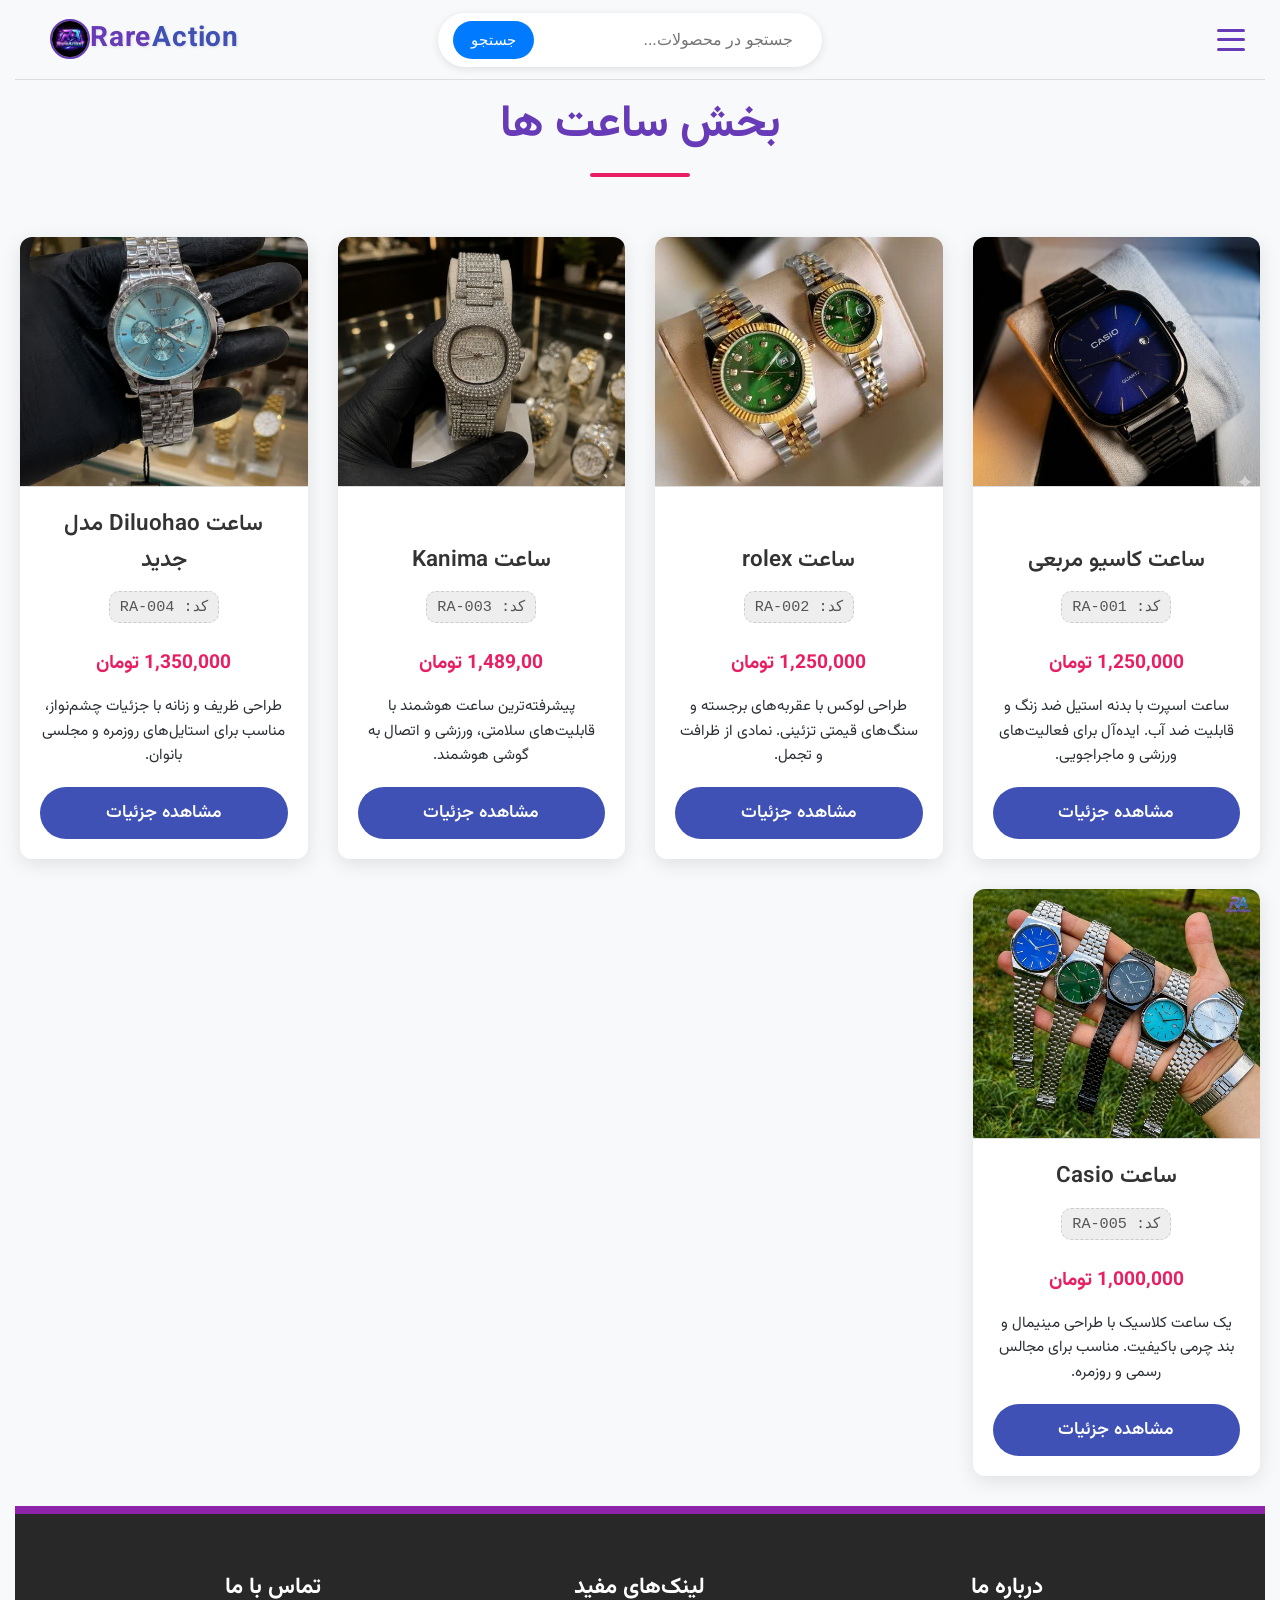
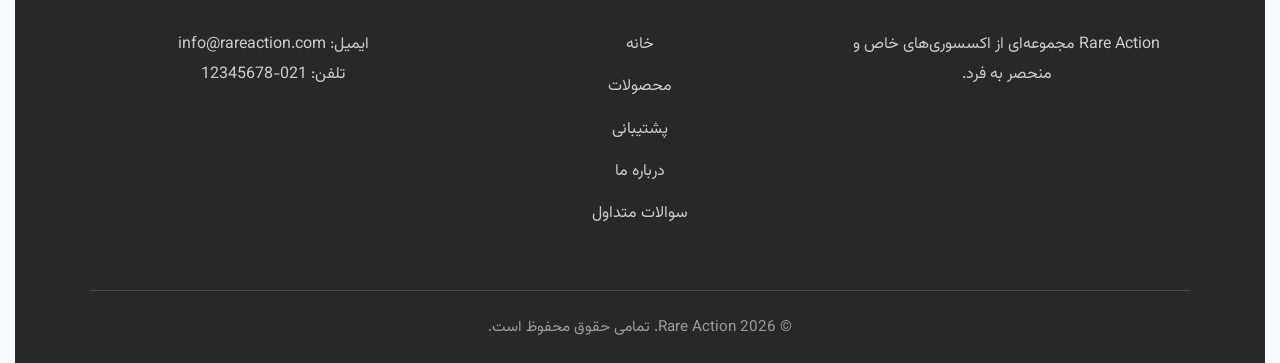
<file: productswatch.html>
<!DOCTYPE html>
<html lang="fa" dir="rtl">
<head>
    <meta charset="UTF-8">
    <meta name="viewport" content="width=device-width, initial-scale=1.0">
    <title>Rare Action - محصولات ساعت </title>
    <link rel="stylesheet" href="style.css">
    <link rel="stylesheet" href="products.css">
    <!-- برای فونت وزیر -->
    <link rel="preconnect" href="https://fonts.googleapis.com">
    <link rel="preconnect" href="https://fonts.gstatic.com" crossorigin>
    <link href="https://fonts.googleapis.com/css2?family=Vazirmatn:wght@100..900&display=swap" rel="stylesheet">
    <style>
    /* --- استایل‌های اختصاصی صفحه ساعت‌ها --- */  
        .watches-page-container {
            padding: 10px 5px;
            background-color: var(--background-light); /* پس‌زمینه روشن */
        }

        .watches-page-title {
            text-align: center;
            font-size: 2.8em;
            color: var(--primary-purple); /* رنگ بنفش */
            margin-bottom: 40px;
            font-weight: 700;
            position: relative;
            padding-bottom: 15px;
        }

        .watches-page-title::after { /* خط زیر عنوان */
            content: '';
            position: absolute;
            bottom: 0;
            left: 50%;
            transform: translateX(-50%);
            width: 100px;
            height: 4px;
            background-color: var(--accent-pink); /* رنگ صورتی */
            border-radius: 2px;
        }

        .products-grid {
            display: grid;
            grid-template-columns: repeat(auto-fill, minmax(280px, 1fr)); /* چیدمان واکنش‌گرا */
            gap: 30px; /* فاصله بین محصولات */
            padding: 20px 0;
        }

        .product-card {
            background-color: white;
            border-radius: 12px;
            box-shadow: 0 5px 20px rgba(0, 0, 0, 0.1); /* سایه ملایم */
            overflow: hidden; /* برای گرد نگه داشتن گوشه‌ها */
            transition: transform 0.4s ease, box-shadow 0.4s ease; /* انیمیشن هنگام هاور */
            opacity: 0; /* مخفی برای انیمیشن اولیه */
            transform: translateY(30px); /* شروع از پایین‌تر */
            animation: fadeInSlideUp 0.8s forwards ease-out; /* انیمیشن اولیه */
            animation-delay: calc(var(--i) * 0.2s); /* تاخیر متغیر برای هر محصول */
        }

        .product-card:hover {
            transform: translateY(-24px); /* کمی بالا آمدن */
            box-shadow: 0 15px 30px rgba(0, 0, 0, 0.2); /* سایه قوی‌تر */
        }

        .product-image {
            width: 100%;
            height: auto; /* ارتفاع ثابت برای عکس */
            /*object-fit: contain; /* پوشش کامل فضا بدون تغییر نسبت تصویر */
            display: block; /* حذف فضای اضافی زیر عکس */
        }

        .product-info {
            padding: 20px;
        }

        .product-name {
            font-size: 1.4em;
            font-weight: 600;
            color: var(--text-dark);
            margin-bottom: 10px;
        }
        .product-code {
            font-size: 0.95em;
            background: #eee;
            padding: 3px 10px;
            border-radius: 10px;
            margin-bottom: 15px;
            display: inline-block;
            color: #555;
        }

        .product-price {
            font-size: 1.2em;
            font-weight: bold;
            color: var(--accent-pink); /* رنگ صورتی برای قیمت */
            margin-bottom: 15px;
        }

        .product-description {
            font-size: 0.95em;
            color:rgb(43, 48, 54);
            line-height: 1.6;
            margin-bottom: 20px;
            /* نمایش حداکثر 3 خط با ... */
            display: -webkit-box;
            -webkit-line-clamp: 3;
            -webkit-box-orient: vertical;
            line-clamp: 3;
            overflow: hidden;
            text-overflow: ellipsis;
        }

        .details-button {
            display: block; /* برای اینکه دکمه عرض کامل بگیرد */
            width: 100%;
            padding: 12px 20px;
            background-color: var(--secondary-blue); /* رنگ آبی */
            color: white;
            border: none;
            border-radius: 30px; /* شکل کپسولی */
            font-size: 1.1em;
            font-weight: 600;
            cursor: pointer;
            transition: background-color 0.3s ease, transform 0.3s ease;
            text-decoration: none; /* حذف خط زیر لینک */
        }

        .details-button:hover {
            background-color: #1976d2; /* آبی تیره‌تر */
            transform: translateY(-3px);
        }

        /* انیمیشن fade-in & slide-up */
        @keyframes fadeInSlideUp {
            from {
                opacity: 0;
                transform: translateY(30px);
            }
            to {
                opacity: 1;
                transform: translateY(0);
            }
        }
        
</style>
</head>
<body>
    <div class="site-container">
        <!-- بخش Header -->
        <header class="main-header">
            <div class="header-left">
                <!-- آیکون منوی همبرگری -->
                <div class="hamburger-menu">
                    <div class="bar"></div>
                    <div class="bar"></div>
                    <div class="bar"></div>
                </div>
                <!-- منوی کناری (در ابتدا مخفی است) -->
                <!-- در فایل index.html، بخش sidebar-menu -->
                 <nav class="sidebar-menu">
                    <ul>
                        <li><a href="index.html">خانه</a></li>
                        <!-- کلاس menu-item-has-arrow اضافه شد و فونت سایز حذف شد -->
                         <li class="has-submenu menu-item-has-arrow">
                            <a href="#products-section">محصولات
                                <!-- فلش دستی اضافه شد -->
                                 <span class="submenu-arrow">▼</span>
                                </a>
                                <ul class="submenu">
                                    <li><a href="productswatch.html">ساعت</a></li>
                                    <li><a href="productsbracelet.html">دستبند</a></li>
                                    <li><a href="productsnecklace.html">گردنبند</a></li>
                                </ul>
                            </li>
                            <li><a href="support.html">پشتیبانی</a></li>
                            <li><a href="aboutus.html">درباره ما</a></li>
                            <li><a href="terms.html">سوالات متداول </a></li>
                        </ul>
                    </nav>
            </div>

            <div class="header-center">
    <div class="universal-search-container">
        <input type="text" id="universalSearchInput" class="universal-search-input" placeholder="جستجو در محصولات...">
        <div id="universalSearchSuggestions" class="universal-search-suggestions"></div>
        <button id="universalSearchButton" class="universal-search-button">جستجو</button>
    </div>
</div>

            <div class="header-right">
                <!-- لوگوی سایت -->
                <div class="logo-container">
                    <span class="logo-part2">Action</span><span class="logo-part1">Rare</span>
                </div>
                <!-- عکس پروفایل (پیج) -->
                <div class="profile-picture-container">
                    <img src="images/RareAction.jpg" alt= "عکس پروفایل" class="profile-picture">
                </div>
            </div>

        </header>

        <!-- بخش Hero Section (زیر هدر) -->
        <!-- بخش صفحه ساعت‌ها -->
        <main class="watches-page-container">
            <h1 class="watches-page-title">بخش ساعت ها</h1>

            <div class="products-grid">
                <!-- محصول 1 -->
                <div class="product-card" style="--i: 1;">
                    <img src="images/casio-m blue.jpg" alt="ساعت مدل B" class="product-image">
                    <div class="product-info">
                        <h3 class="product-name">ساعت کاسیو مربعی  </h3>
                        <span class="product-code">کد: RA-001</span>
                        <p class="product-price">1,250,000 تومان</p>
                        <p class="product-description">
                            ساعت اسپرت با بدنه استیل ضد زنگ و قابلیت ضد آب. ایده‌آل برای فعالیت‌های ورزشی و ماجراجویی.
                        </p>
                        <a href="watches.html?id=casio-m blue" class="details-button">مشاهده جزئیات</a>
                    </div>
                </div>

                <!-- محصول 2 -->
                <div class="product-card" style="--i: 2;">
                    <img src="images/watch-rolex.jpg" alt="ساعت مدل C" class="product-image">
                    <div class="product-info">
                        <h3 class="product-name">ساعت rolex  </h3>
                        <span class="product-code">کد: RA-002</span>
                        <p class="product-price">1,250,000 تومان</p>
                        <p class="product-description">
                            طراحی لوکس با عقربه‌های برجسته و سنگ‌های قیمتی تزئینی. نمادی از ظرافت و تجمل.
                        </p>
                        <a href="watches.html?id=watch-rolex" class="details-button">مشاهده جزئیات</a>
                    </div>
                </div>

                <!-- محصول 3 -->
                <div class="product-card" style="--i: 3;">
                    <img src="images/watch-negini.jpg" alt="ساعت مدل D" class="product-image">
                    <div class="product-info">
                        <h3 class="product-name">ساعت Kanima</h3>
                        <span class="product-code">کد: RA-003</span>
                        <p class="product-price">1,489,00 تومان</p>
                        <p class="product-description">
                            پیشرفته‌ترین ساعت هوشمند با قابلیت‌های سلامتی، ورزشی و اتصال به گوشی هوشمند.
                        </p>
                        <a href="watches.html?id=watch-negini" class="details-button">مشاهده جزئیات</a>
                    </div>
                </div>

                 <!-- محصول 4 -->
                <div class="product-card" style="--i: 4;">
                    <img src="images/citizen.jpg" alt="ساعت مدل E" class="product-image">
                    <div class="product-info">
                        <h3 class="product-name">ساعت Diluohao مدل جدید  </h3>
                        <span class="product-code">کد: RA-004</span>
                        <p class="product-price">1,350,000 تومان</p>
                        <p class="product-description">
                            طراحی ظریف و زنانه با جزئیات چشم‌نواز، مناسب برای استایل‌های روزمره و مجلسی بانوان.
                        </p>
                        <a href="watches.html?id=citizen" class="details-button">مشاهده جزئیات</a>
                    </div>
                </div>

                <!-- محصول 5 -->
                <div class="product-card" style="--i: 0;">
                    <img src="images/casio-d.jpg" alt="ساعت مدل B" class="product-image">
                    <div class="product-info">
                        <h3 class="product-name">ساعت Casio  </h3>
                        <span class="product-code">کد: RA-005</span>
                        <p class="product-price">1,000,000 تومان</p>
                        <p class="product-description">
                            یک ساعت کلاسیک با طراحی مینیمال و بند چرمی باکیفیت. مناسب برای مجالس رسمی و روزمره.
                        </p>
                        <a href="watches.html?id=Casio" class="details-button">مشاهده جزئیات</a>
                    </div>
                </div>

                <!-- می‌توانید محصولات بیشتری به همین شکل اضافه کنید -->

            </div>
        </main>
        <!-- بخش فوتر -->
        <footer class="main-footer">
            <div class="footer-top-bar"></div> <!-- نوار بنفش بالای فوتر -->
            <div class="footer-content">
                <div class="footer-section about">
                    <h3>درباره ما</h3>
                    <p>Rare Action مجموعه‌ای از اکسسوری‌های خاص و منحصر به فرد.</p>
                </div>
                <div class="footer-section links">
                    <h3>لینک‌های مفید</h3>
                    <ul>
                        <li><a href="index.html">خانه</a></li>
                        <li><a href="index.html#explore-by-interest">محصولات</a></li>
                        <li><a href="support.html">پشتیبانی</a></li>
                        <li><a href="aboutus.html">درباره ما</a></li>
                        <li><a href="terms.html#faq-section">سوالات متداول </a></li>
                    </ul>
                </div>
                <div class="footer-section contact">
                    <h3>تماس با ما</h3>
                    <p>ایمیل: info@rareaction.com</p>
                    <p>تلفن: 021-12345678</p>
                </div>
            </div>
            <div class="footer-bottom">
                &copy; 2026 Rare Action. تمامی حقوق محفوظ است.
            </div>
        </footer>
    </div>

    <!-- جاوا اسکریپت -->
    <script src="script.js"></script>
    <script>
        // --- جاوا اسکریپت برای انیمیشن محصولات ---
        document.addEventListener('DOMContentLoaded', (event) => {
            const observer = new IntersectionObserver((entries, observer) => {
                entries.forEach(entry => {
                    if (entry.isIntersecting) {
                        const cards = entry.target.querySelectorAll('.product-card');
                        cards.forEach((card, index) => {
                            card.style.setProperty('--i', index); // تنظیم تاخیر انیمیشن
                            card.style.animation = `fadeInSlideUp 0.8s forwards ease-out ${index * 0.2}s`;
                        });
                        // observer.unobserve(entry.target); // اگر فقط یک بار انیمیشن اجرا شود
                    }
                });
            }, { threshold: 0.1 }); // زمانی که 10% از کارت‌ها دیده شوند

            observer.observe(document.querySelector('.products-grid'));
        });
    </script>
</body>
</html>
</file>
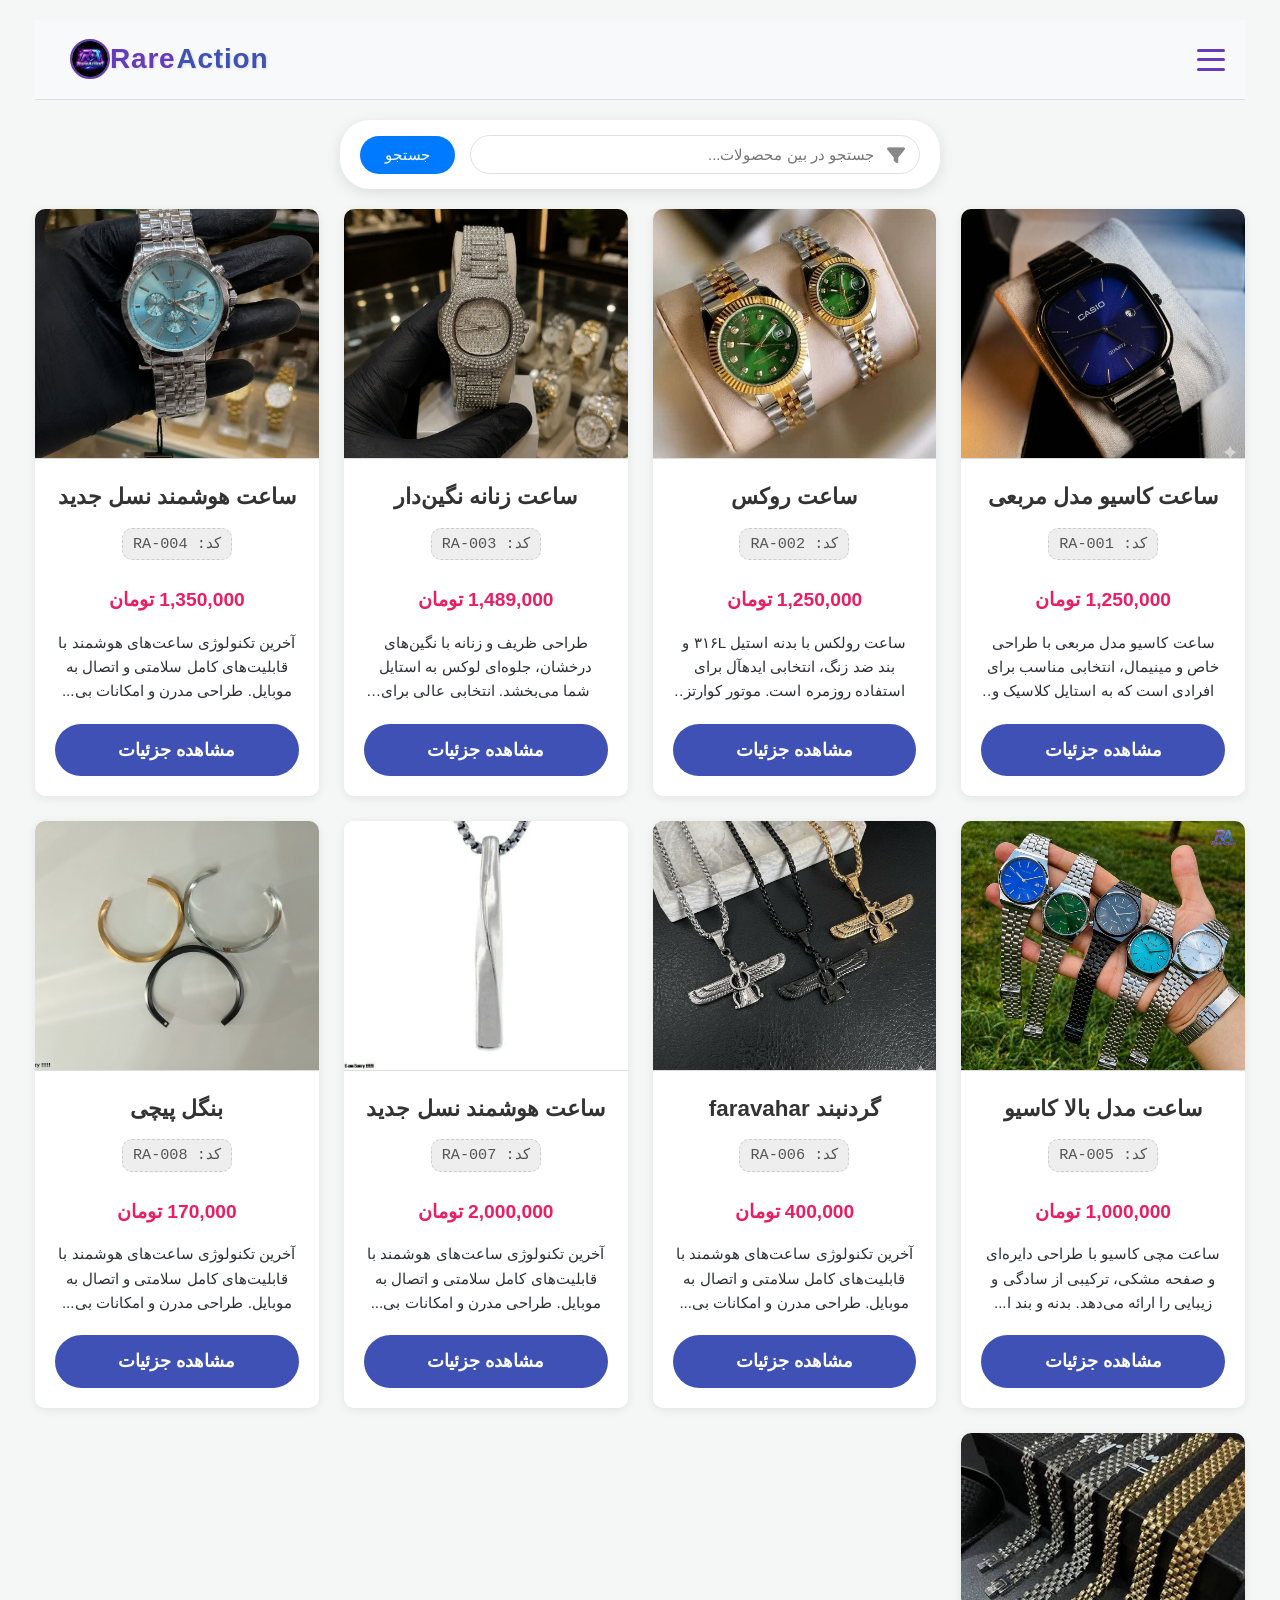
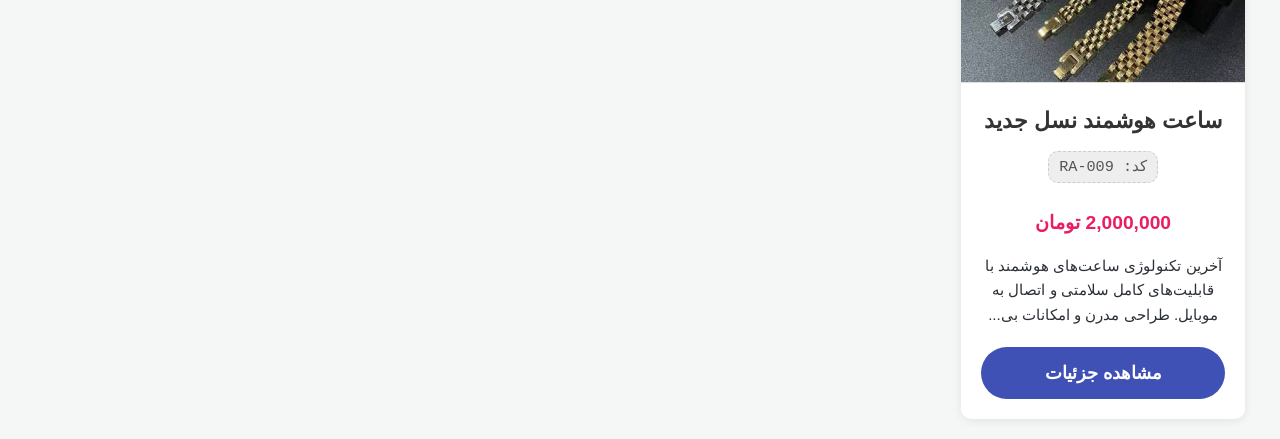
<file: search.html>
<!DOCTYPE html>
<html lang="fa" dir="rtl">
<head>
    <meta charset="UTF-8">
    <meta name="viewport" content="width=device-width, initial-scale=1.0">
    <title>جستجوی محصولات</title>
    <link rel="stylesheet" href="style.css">
    <link rel="stylesheet" href="products.css">
    <style>
        /* Font Awesome for icons */
        @import url('https://cdnjs.cloudflare.com/ajax/libs/font-awesome/6.0.0/css/all.min.css');

        body {
            font-family: 'Tahoma', sans-serif;
            background-color: #f4f7f6;
            margin: 0;
            padding: 20px;
            color: #333;
        }

        /* --- Search Container Styles --- */
        .search-container {
            background-color: #ffffff;
            padding: 15px 20px;
            border-radius: 30px;
            box-shadow: 0 4px 15px rgba(0, 0, 0, 0.1);
            display: flex;
            align-items: center;
            justify-content: center;
            max-width: 600px;
            margin: 20px auto;
            position: relative;
            flex-wrap: wrap;
        }

        .search-box {
            display: flex;
            align-items: center;
            flex-grow: 1;
            position: relative;
            margin-left: 15px;
        }

        .search-input {
            flex-grow: 1;
            padding: 10px 45px 10px 15px;
            border: 1px solid #e0e0e0;
            border-radius: 25px;
            font-size: 15px;
            outline: none;
            transition: border-color 0.3s ease, box-shadow 0.3s ease;
        }

        .search-input:focus {
            border-color: #007bff;
            box-shadow: 0 0 5px rgba(0, 123, 255, 0.25);
        }

        .filter-icon {
            position: absolute;
            right: 15px;
            top: 50%;
            transform: translateY(-50%);
            font-size: 18px;
            color: #888;
            cursor: pointer;
            transition: color 0.3s ease;
            z-index: 10;
        }

        .filter-icon:hover {
            color: #007bff;
        }

        .filter-menu {
            display: none;
            position: absolute;
            top: calc(100% + 10px);
            right: 0;
            background-color: #fff;
            border: 1px solid #ddd;
            border-radius: 8px;
            box-shadow: 0 4px 15px rgba(0, 0, 0, 0.15);
            padding: 15px;
            min-width: 280px;
            z-index: 1001;
            box-sizing: border-box;
        }

        .filter-menu.active {
            display: block;
        }

        .filter-menu h4 {
            margin: 0 0 15px 0;
            color: #555;
            font-size: 16px;
        }

        .price-filter {
            margin-bottom: 15px;
        }

        .price-range-slider {
            width: 100%;
            margin-bottom: 10px;
            cursor: pointer;
        }

        .price-values {
            display: flex;
            justify-content: space-between;
            font-size: 13px;
            color: #777;
            margin-top: 5px;
        }

        .apply-filters-button {
            background-color: #28a745;
            color: white;
            border: none;
            padding: 8px 15px;
            border-radius: 5px;
            cursor: pointer;
            font-size: 14px;
            transition: background-color 0.3s ease;
            width: 100%;
        }

        .apply-filters-button:hover {
            background-color: #218838;
        }

        /* --- Search Button Styles --- */
        .search-button {
            background-color: #007bff;
            color: white;
            border: none;
            padding: 10px 25px;
            border-radius: 25px;
            cursor: pointer;
            font-size: 15px;
            transition: background-color 0.3s ease;
            white-space: nowrap;
        }

        .search-button:hover {
            background-color: #0056b3;
        }

        /* --- Search Suggestions --- */
        .search-suggestions {
            position: absolute;
            top: calc(100% + 5px);
            left: 0;
            right: 0;
            background-color: #fff;
            border: 1px solid #ddd;
            border-radius: 8px;
            box-shadow: 0 4px 10px rgba(0, 0, 0, 0.1);
            z-index: 1000;
            max-height: 200px;
            overflow-y: auto;
            display: none;
        }

        .search-suggestions.active {
            display: block;
        }

        .suggestion-item {
            padding: 10px 15px;
            cursor: pointer;
            border-bottom: 1px solid #eee;
            transition: background-color 0.2s ease;
        }

        .suggestion-item:last-child {
            border-bottom: none;
        }

        .suggestion-item:hover {
            background-color: #f0f0f0;
        }

        .products-grid {
            display: grid;
            grid-template-columns: repeat(auto-fill, minmax(280px, 1fr));
            gap: 25px;
            margin-top: 20px;
        }

        .product-card {
            background-color: #ffffff;
            border-radius: 10px;
            box-shadow: 0 2px 10px rgba(0, 0, 0, 0.08);
            overflow: hidden;
            display: flex;
            flex-direction: column;
            transition: transform 0.3s ease, box-shadow 0.3s ease;
            opacity: 0;
            transform: translateY(20px);
            animation: fadeInUp 0.5s ease forwards;
        }

        @keyframes fadeInUp {
            from {
                opacity: 0;
                transform: translateY(20px);
            }
            to {
                opacity: 1;
                transform: translateY(0);
            }
        }

        .product-card:hover {
            transform: translateY(-5px);
            box-shadow: 0 8px 20px rgba(0, 0, 0, 0.15);
        }

        .product-image {
            width: 100%;
            height: 200px;
            object-fit: cover;
        }

        .product-info {
           padding: 20px;
        }

        .product-name {
             font-size: 1.4em;
            font-weight: 600;
            color: var(--text-dark);
            margin-bottom: 10px;
        }

        .product-code {
             font-size: 0.95em;
            background: #eee;
            padding: 3px 10px;
            border-radius: 10px;
            margin-bottom: 15px;
            display: inline-block;
            color: #555;
        }

        .product-price {
            font-size: 1.2em;
            font-weight: bold;
            color: var(--accent-pink); /* رنگ صورتی برای قیمت */
            margin-bottom: 15px;
        }

        .product-description {
           font-size: 0.95em;
            color:rgb(43, 48, 54);
            line-height: 1.6;
            margin-bottom: 20px;
            /* نمایش حداکثر 3 خط با ... */
            display: -webkit-box;
            -webkit-line-clamp: 3;
            -webkit-box-orient: vertical;
            line-clamp: 3;
            overflow: hidden;
            text-overflow: ellipsis;
        }

        .details-button {
            display: block; /* برای اینکه دکمه عرض کامل بگیرد */
            width: 100%;
            padding: 12px 20px;
            background-color: var(--secondary-blue); /* رنگ آبی */
            color: white;
            border: none;
            border-radius: 30px; /* شکل کپسولی */
            font-size: 1.1em;
            font-weight: 600;
            cursor: pointer;
            transition: background-color 0.3s ease, transform 0.3s ease;
            text-decoration: none; /* حذف خط زیر لینک */
        }

        .details-button:hover {
             background-color: #1976d2; /* آبی تیره‌تر */
            transform: translateY(-3px);
        }

        .no-results {
            text-align: center;
            font-size: 18px;
            color: #888;
            margin-top: 50px;
            display: none;
        }

        /* Responsive adjustments */
        @media (max-width: 768px) {
            .search-container {
                width: 95%;
                max-width: 100%;
                padding: 10px;
                flex-wrap: nowrap;
            }

            .search-box {
                width: 78%;
                position: relative;
            }

            .search-input {
                font-size: clamp(12px, 3vw, 16px);
                padding: 10px 40px 10px 15px;
            }

            .filter-icon {
                font-size: clamp(16px, 4vw, 20px);
                right: 12px;
                display: block;
                position: absolute;
                top: 50%;
                transform: translateY(-50%);
                z-index: 1;
            }

            .search-button {
                width: 20%;
                font-size: clamp(12px, 3vw, 16px);
                padding: 10px;
            }

            .filter-menu {
                width: calc(100% - 20px);
                right: 10px;
                min-width: auto;
            }
        }

        @media (max-width: 480px) {
            .search-container {
                flex-wrap: nowrap;
                align-items: center;
                justify-content: center;
            }

            .search-box {
                width: 72%;
                position: relative;
            }

            .search-input {
                padding: 10px 40px 10px 15px;
                width: 100%;
            }

            .filter-icon {
                right: 12px;
                top: 50%;
                transform: translateY(-50%);
            }

            .search-button {
                width: 25%;
                font-size: clamp(11px, 3vw, 14px);
                padding: 10px 5px;
            }

            .filter-menu {
                right: 5px;
                left: 5px;
                width: auto;
                min-width: unset;
            }
        }
    </style>
</head>
<body>
    <div class="site-container">

        <!-- ===== Header (بدون تغییر) ===== -->
        <header class="main-header">
            <div class="header-left">
                <div class="hamburger-menu">
                    <div class="bar"></div><div class="bar"></div><div class="bar"></div>
                </div>

                <nav class="sidebar-menu">
                    <ul>
                        <li><a href="index.html">خانه</a></li>

                        <li class="has-submenu menu-item-has-arrow">
                            <a href="#products-section">
                                محصولات
                                <span class="submenu-arrow">▼</span>
                            </a>
                            <ul class="submenu">
                                <li><a href="productswatch.html">ساعت</a></li>
                                <li><a href="productsbracelet.html">دستبند</a></li>
                                <li><a href="productsnecklace.html">گردنبند</a></li>
                            </ul>
                        </li>

                        <li><a href="support.html">پشتیبانی</a></li>
                        <li><a href="aboutus.html">درباره ما</a></li>
                        <li><a href="terms.html">سوالات متداول </a></li>
                    </ul>
                </nav>
            </div>

                        <div class="header-right">
                <!-- لوگوی سایت -->
                <div class="logo-container">
                    <span class="logo-part2">Action</span><span class="logo-part1">Rare</span>
                </div>
                <!-- عکس پروفایل (پیج) -->
                <div class="profile-picture-container">
                    <img src="images/RareAction.jpg" alt= "عکس پروفایل" class="profile-picture">
                </div>
            </div>
        </header>

    <div class="search-container">
        <div class="search-box">
            <input type="text" id="searchInput" class="search-input" placeholder="جستجو در بین محصولات...">
            <i class="fas fa-filter filter-icon" id="filterIcon"></i>
            <div class="search-suggestions" id="searchSuggestions"></div>
        </div>
        <button id="searchButton" class="search-button">جستجو</button>

        <div class="filter-menu" id="filterMenu">
            <h4>فیلتر قیمت</h4>
            <div class="price-filter">
                <input type="range" id="priceRange" class="price-range-slider" min="0" max="5000000" step="50000" value="5000000">
                <div class="price-values">
                    <span id="minPrice">0</span> تومان - <span id="maxPrice">5,000,000</span> تومان
                </div>
            </div>
            <button class="apply-filters-button" id="applyFiltersBtn">اعمال فیلتر</button>
        </div>
    </div>

    <div class="products-grid" id="productsGrid"></div>
    <div class="no-results" id="noResultsMessage">موردی یافت نشد.</div>

     <script src="script.js"></script>
    <script>
        document.addEventListener('DOMContentLoaded', () => {
            const searchInput = document.getElementById('searchInput');
            const searchButton = document.getElementById('searchButton');
            const searchSuggestions = document.getElementById('searchSuggestions');
            const productsGrid = document.getElementById('productsGrid');
            const filterIcon = document.getElementById('filterIcon');
            const filterMenu = document.getElementById('filterMenu');
            const priceRange = document.getElementById('priceRange');
            const minPriceDisplay = document.getElementById('minPrice');
            const maxPriceDisplay = document.getElementById('maxPrice');
            const applyFiltersBtn = document.getElementById('applyFiltersBtn');
            const noResultsMessage = document.getElementById('noResultsMessage');

            let allProducts = [];
            let currentSearchTerm = '';
            let currentMaxPrice = 5000000;

            function formatPrice(price) {
                return String(price).replace(/\B(?=(\d{3})+(?!\d))/g, ",");
            }

            function parsePersianPrice(priceString) {
                if (!priceString) return 0;
                const cleaned = priceString.replace(/[^\d]/g, '');
                return parseInt(cleaned, 10) || 0;
            }

            function displayProducts(products) {
                productsGrid.innerHTML = '';
                if (products.length === 0) {
                    noResultsMessage.style.display = 'block';
                    return;
                }
                
                noResultsMessage.style.display = 'none';
                products.forEach((product, index) => {
                    const priceNumeric = parsePersianPrice(product.price);
                    if (priceNumeric <= currentMaxPrice) {
                        const productCard = document.createElement('div');
                        productCard.className = 'product-card';
                        productCard.style.animationDelay = (index * 0.05) + 's';
                        
                        productCard.innerHTML = `
                            <img src="${product.image_urls?.[0] || 'https://via.placeholder.com/300x200?text=No+Image'}" alt="${product.name}" class="product-image" onerror="this.src='https://via.placeholder.com/300x200?text=No+Image'">
                            <div class="product-info">
                                <h3 class="product-name">${product.name}</h3>
                                <span class="product-code">کد: ${product.product_code}</span>
                                <p class="product-price">${product.price}</p>
                                <p class="product-description">${product.description.substring(0, 100)}${product.description.length > 100 ? '...' : ''}</p>
                                <a href="watches.html?id=${product.id}" class="details-button">مشاهده جزئیات</a>
                            </div>
                        `;
                        productsGrid.appendChild(productCard);
                    }
                });
                
                if (productsGrid.children.length === 0) {
                    noResultsMessage.style.display = 'block';
                }
            }

            // Fetch Products
            fetch('products.json')
                .then(response => {
                    if (!response.ok) throw new Error(`HTTP error! status: ${response.status}`);
                    return response.json();
                })
                .then(data => {
                    allProducts = data;
                    
                    // Add sample product if needed
                    const casioExample = {
                        "id": "Casio",
                        "name": "ساعت Casio",
                        "price": "1,000,000 تومان",
                        "description": "یک ساعت کلاسیک با طراحی مینیمال و بند چرمی باکیفیت. مناسب برای مجالس رسمی و روزمره.",
                        "image_urls": ["images/Casio.jpg"],
                        "product_code": "RA-005",
                        "keywords": ["کاسیو", "ساعت", "کلاسیک", "مینیمال", "چرمی"]
                    };
                    
                    if (!allProducts.some(p => p.id === casioExample.id)) {
                        allProducts.unshift(casioExample);
                    }
                    
                    const urlParams = new URLSearchParams(window.location.search);
                    const initialQuery = urlParams.get('q');
                    if (initialQuery) {
                        searchInput.value = initialQuery;
                        currentSearchTerm = initialQuery.toLowerCase();
                        filterAndDisplayProducts();
                    } else {
                        displayProducts(allProducts);
                    }
                })
                .catch(error => {
                    console.error("Could not load products:", error);
                    productsGrid.innerHTML = '<p style="color: red; text-align: center;">خطا در بارگذاری محصولات. لطفاً فایل products.json را بررسی کنید.</p>';
                });

            function performSearch(term) {
                currentSearchTerm = term.toLowerCase();
                filterAndDisplayProducts();
                
                const url = new URL(window.location);
                if (term) {
                    url.searchParams.set('q', term);
                } else {
                    url.searchParams.delete('q');
                }
                window.history.pushState({}, '', url);
            }

            // Search input events
            searchInput.addEventListener('input', () => {
                const term = searchInput.value.trim();
                if (term.length >= 2) {
                    const suggestions = generateSuggestions(term);
                    displaySuggestions(suggestions);
                } else {
                    searchSuggestions.classList.remove('active');
                }
            });

            searchInput.addEventListener('keypress', (e) => {
                if (e.key === 'Enter') {
                    e.preventDefault();
                    const term = searchInput.value.trim();
                    performSearch(term);
                    searchSuggestions.classList.remove('active');
                }
            });

            searchButton.addEventListener('click', () => {
                const term = searchInput.value.trim();
                performSearch(term);
                searchSuggestions.classList.remove('active');
            });

            function generateSuggestions(term) {
                const uniqueSuggestions = new Set();
                const lowerCaseTerm = term.toLowerCase();

                allProducts.forEach(product => {
                    if (product.name.toLowerCase().includes(lowerCaseTerm)) {
                        uniqueSuggestions.add(product.name);
                    }
                    if (product.product_code.toLowerCase().includes(lowerCaseTerm)) {
                        uniqueSuggestions.add(`کد: ${product.product_code}`);
                    }
                    if (product.keywords) {
                        product.keywords.forEach(keyword => {
                            if (keyword.toLowerCase().includes(lowerCaseTerm)) {
                                uniqueSuggestions.add(keyword);
                            }
                        });
                    }
                });
                return Array.from(uniqueSuggestions).slice(0, 7);
            }

            function displaySuggestions(suggestions) {
                searchSuggestions.innerHTML = '';
                if (suggestions.length > 0) {
                    suggestions.forEach(suggestion => {
                        const item = document.createElement('div');
                        item.className = 'suggestion-item';
                        item.textContent = suggestion;
                        item.addEventListener('click', () => {
                            searchInput.value = suggestion;
                            searchSuggestions.classList.remove('active');
                            performSearch(suggestion);
                        });
                        searchSuggestions.appendChild(item);
                    });
                    searchSuggestions.classList.add('active');
                } else {
                    searchSuggestions.classList.remove('active');
                }
            }

            // Close suggestions when clicking outside
            document.addEventListener('click', (e) => {
                if (!searchSuggestions.contains(e.target) && !searchInput.contains(e.target)) {
                    searchSuggestions.classList.remove('active');
                }
                if (!filterMenu.contains(e.target) && !filterIcon.contains(e.target)) {
                    filterMenu.classList.remove('active');
                }
            });

            // Filter functionality
            filterIcon.addEventListener('click', (e) => {
                e.stopPropagation();
                filterMenu.classList.toggle('active');
            });

            priceRange.addEventListener('input', (e) => {
                currentMaxPrice = parseInt(e.target.value, 10);
                minPriceDisplay.textContent = formatPrice(0);
                maxPriceDisplay.textContent = formatPrice(currentMaxPrice);
            });

            applyFiltersBtn.addEventListener('click', () => {
                filterAndDisplayProducts();
                filterMenu.classList.remove('active');
            });

            function filterAndDisplayProducts() {
                if (allProducts.length === 0) return;
                
                const filteredProducts = allProducts.filter(product => {
                    const searchTermMatch = currentSearchTerm === '' || 
                        product.name.toLowerCase().includes(currentSearchTerm) ||
                        product.product_code.toLowerCase().includes(currentSearchTerm) ||
                        (product.keywords && product.keywords.some(k => k.toLowerCase().includes(currentSearchTerm)));

                    const priceNumeric = parsePersianPrice(product.price);
                    const priceMatch = priceNumeric <= currentMaxPrice;

                    return searchTermMatch && priceMatch;
                });
                displayProducts(filteredProducts);
            }

            // Initial filter setup
            filterAndDisplayProducts();
        });
    </script>
</body>
</html>
</file>
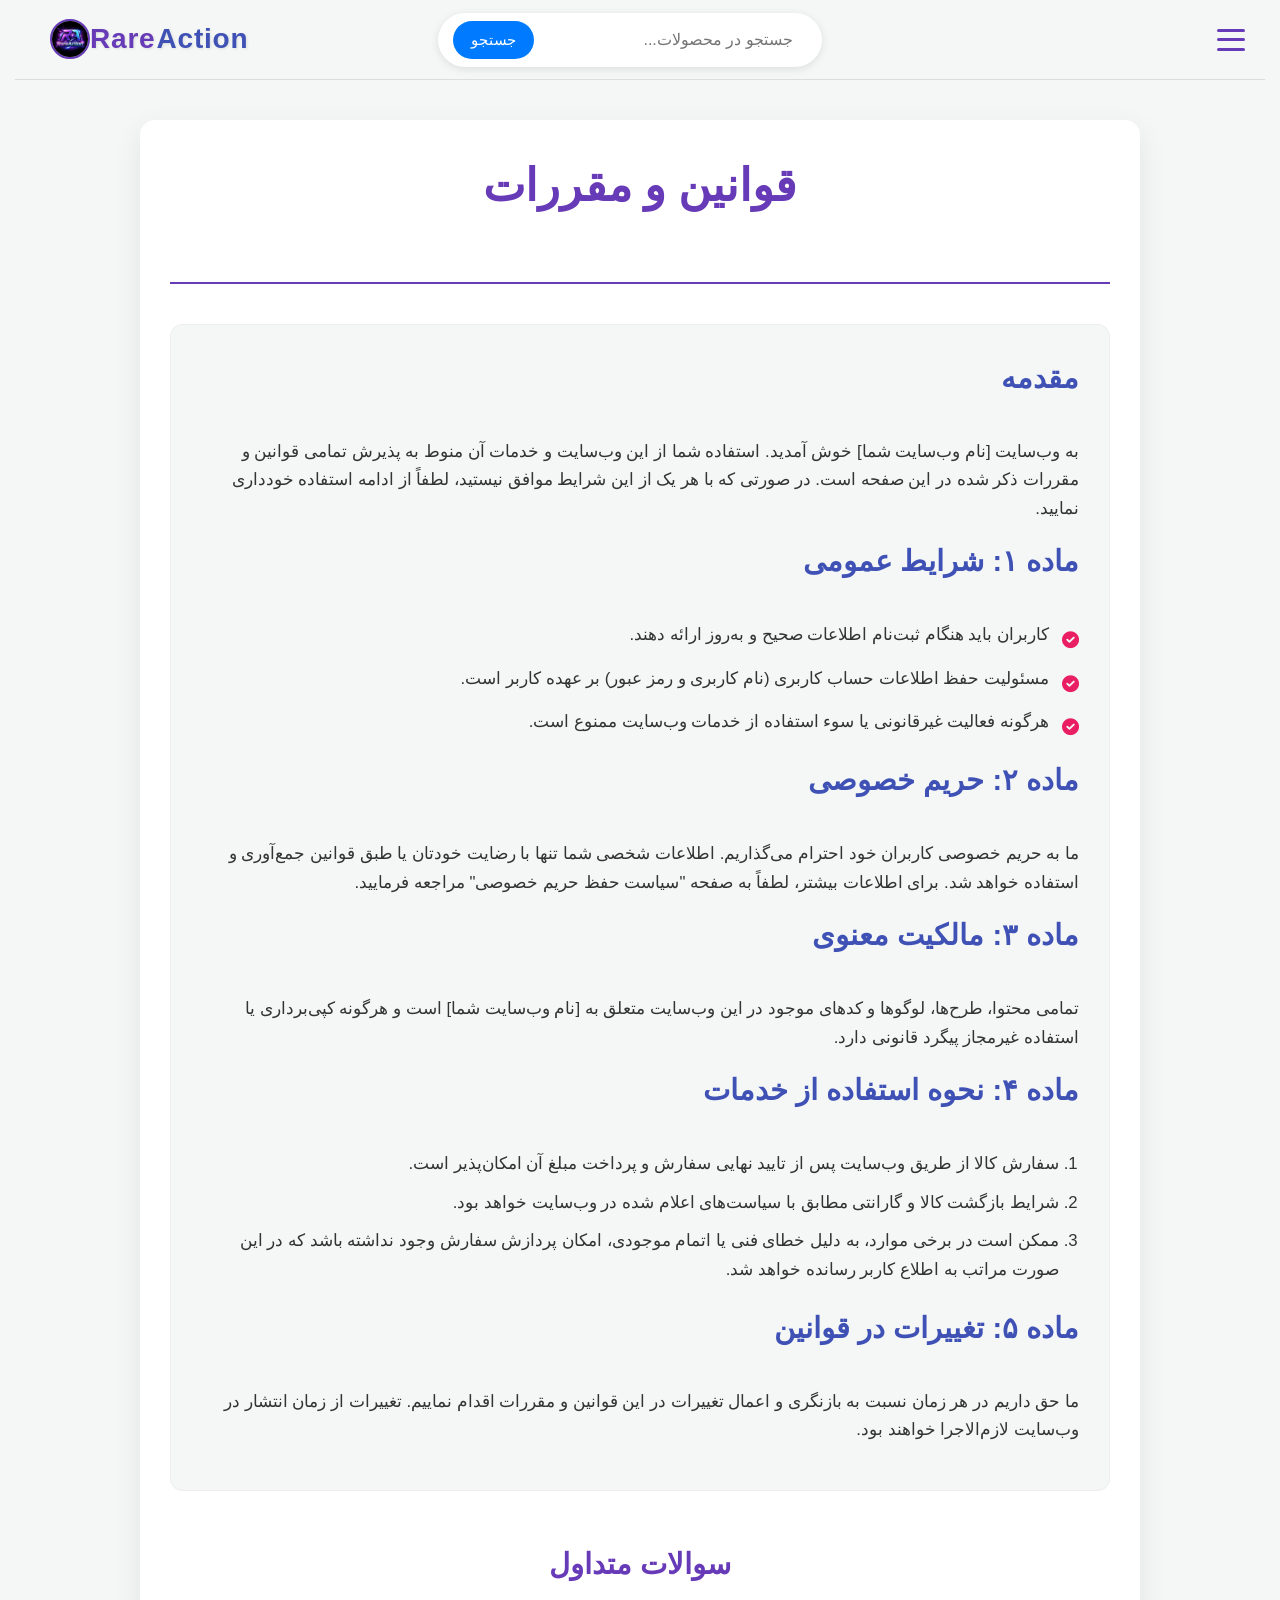
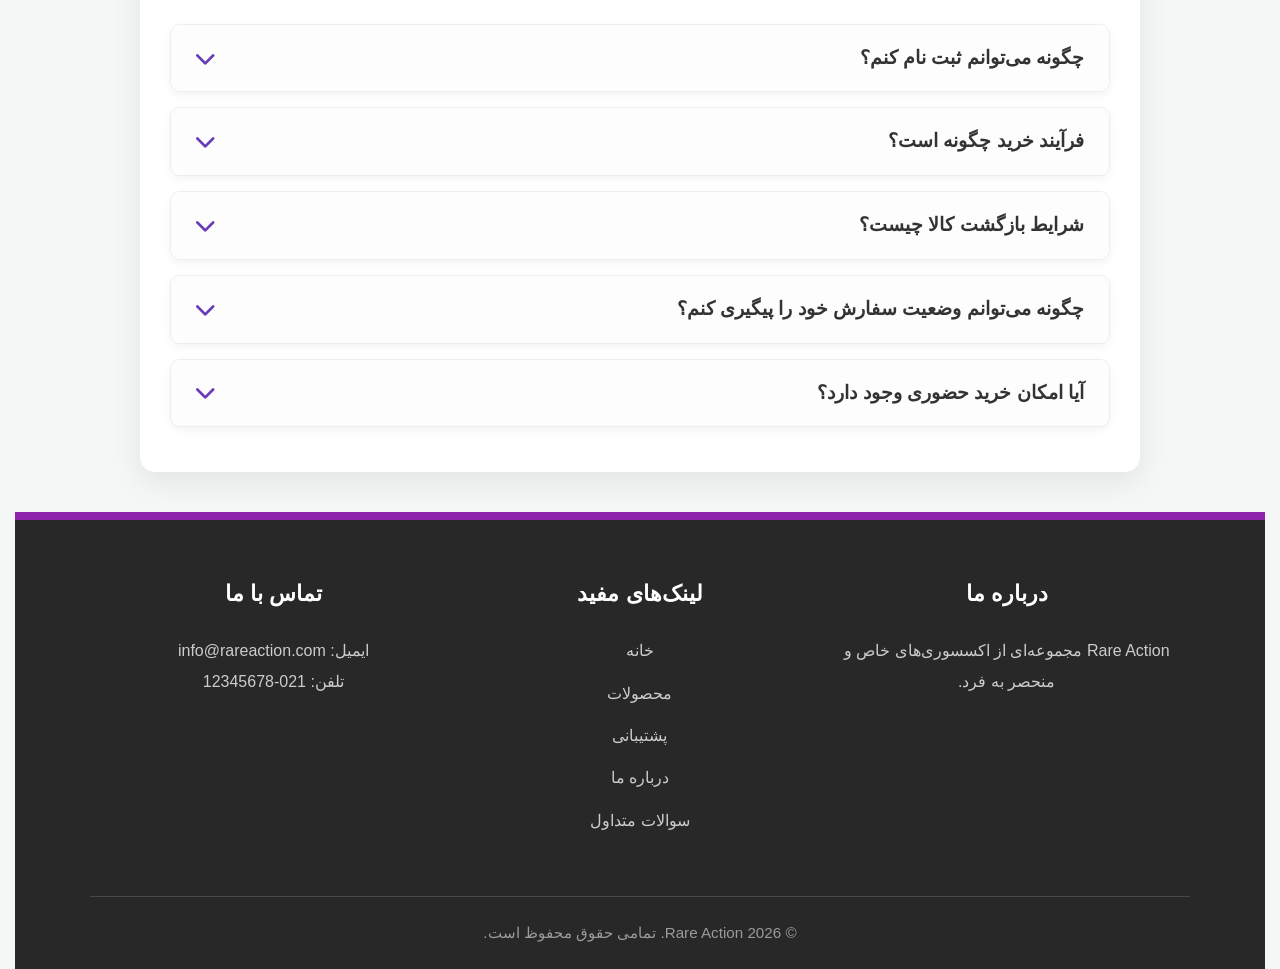
<file: terms.html>
<!DOCTYPE html>
<html lang="fa" dir="rtl">
<head>
    <meta charset="UTF-8">
    <meta name="viewport" content="width=device-width, initial-scale=1.0">
    <title>قوانین و مقررات و سوالات متداول</title>
    <link rel="stylesheet" href="style.css"> <!-- لینک به فایل CSS اصلی شما -->
    <link rel="stylesheet" href="https://cdnjs.cloudflare.com/ajax/libs/font-awesome/6.0.0/css/all.min.css"> <!-- آیکون‌ها -->
    <style>
        /* --- استایل‌های اختصاصی صفحه قوانین و سوالات متداول --- */

        :root {
            --accent-pink: #e91e63;
            --primary-purple: #673ab7;
            -a-secondary-blue: #2196f3;
            -a-text-light: #555;
            --text-dark: #333;
            --background-light: #f4f7f6;
            --shadow-light: rgba(0,0,0,0.1);
            --transition-speed: 0.3s;
        }

        .page-container {
            max-width: 1000px;
            margin: 40px auto;
            padding: 30px;
            background-color: white;
            border-radius: 15px;
            box-shadow: 0 10px 30px rgba(0, 0, 0, 0.08);
        }

        .page-header {
            text-align: center;
            margin-bottom: 40px;
            padding-bottom: 20px;
            border-bottom: 2px solid var(--primary-purple);
        }

        .page-header h1 {
            font-size: 2.8em;
            color: var(--primary-purple);
            margin-bottom: 10px;
            font-weight: 800;
        }

        .page-header p {
            font-size: 1.1em;
            color: var(--text-light);
            line-height: 1.7;
        }

        /* --- استایل‌های بخش قوانین و مقررات --- */
        .terms-section {
            margin-bottom: 50px;
            padding: 30px;
            background-color: var(--background-light);
            border-radius: 12px;
            border: 1px solid #eee;
        }

        .terms-section h2 {
            font-size: 1.8em;
            color: var(--secondary-blue);
            margin-bottom: 25px;
            border-bottom: 2px dashed var(-a-secondary-blue);
            padding-bottom: 12px;
            font-weight: 700;
        }

        .terms-section ul {
            list-style: none;
            padding-right: 0;
            margin-bottom: 20px;
        }

        .terms-section ul li {
            margin-bottom: 15px;
            position: relative;
            padding-right: 30px; /* فضا برای آیکون */
            font-size: 1.05em;
            color: var(--text-dark);
            line-height: 1.7;
        }

        .terms-section ul li::before {
            content: '\f058'; /* آیکون دایره پر */
            font-family: 'Font Awesome 6 Free'; /* یا هر فونتی که آیکون دارد */
            font-weight: 900; /* وزن فونت برای آیکون‌های پر */
            color: var(--accent-pink);
            position: absolute;
            right: 0;
            top: 5px; /* تنظیم موقعیت عمودی */
            font-size: 1em;
        }

        .terms-section ol {
            padding-right: 20px;
            margin-bottom: 20px;
        }

        .terms-section ol li {
            margin-bottom: 10px;
            font-size: 1.05em;
            color: var(--text-dark);
            line-height: 1.7;
        }

        .terms-section p {
            font-size: 1.05em;
            color: var(-a-text-light);
            line-height: 1.7;
            margin-bottom: 15px;
        }

        /* --- استایل‌های بخش سوالات متداول (FAQ) --- */
        .faq-section {
            margin-top: 50px;
        }

        .faq-section h2 {
            font-size: 1.8em;
            color: var(-a-secondary-blue);
            margin-bottom: 25px;
            text-align: center;
            border-bottom: 2px dashed var(-a-secondary-blue);
            padding-bottom: 12px;
            font-weight: 700;
        }

        .faq-item {
            background-color: white;
            border: 1px solid #eee;
            border-radius: 10px;
            margin-bottom: 15px;
            overflow: hidden; /* برای اینکه محتوا بیرون نزند */
            box-shadow: 0 3px 10px rgba(0, 0, 0, 0.05);
            transition: box-shadow var(--transition-speed) ease;
        }

        .faq-item:hover {
            box-shadow: 0 6px 15px rgba(0, 0, 0, 0.1);
        }

        .faq-question {
            background-color: #fdfdfd; /* کمی تیره‌تر از پس‌زمینه اصلی */
            padding: 18px 25px;
            font-size: 1.2em;
            color: var(--text-dark);
            font-weight: 600;
            cursor: pointer;
            position: relative;
            display: flex;
            justify-content: space-between;
            align-items: center;
            transition: background-color var(--transition-speed) ease;
        }
        .faq-question:hover {
            background-color: #f5f5f5;
        }

        .faq-question i {
            font-size: 1.1em;
            color: var(--primary-purple);
            transition: transform var(--transition-speed) ease;
        }

        .faq-item.active .faq-question i {
            transform: rotate(180deg); /* چرخش آیکون هنگام باز بودن */
        }
        .faq-item.active .faq-question {
             background-color: #f0f0f0; /* تغییر رنگ پس‌زمینه وقتی باز است */
        }

        .faq-answer {
            max-height: 0; /* در ابتدا مخفی */
            overflow: hidden;
            transition: max-height var(--transition-speed) ease-out, padding var(--transition-speed) ease-out;
            font-size: 1.05em;
            color: var(--text-light);
            line-height: 1.7;
            padding: 0 25px; /* padding عمودی صفر در ابتدا */
            background-color: white; /* پس‌زمینه سفید برای جواب */
        }

        .faq-answer p {
            padding-top: 10px;
            padding-bottom: 10px;
        }

        .faq-item.active .faq-answer {
            max-height: 300px; /* ارتفاع حداکثر (باید تنظیم شود یا از JS استفاده کرد) */
            padding: 20px 25px; /* padding عمودی بعد از باز شدن */
        }


        /* Responsive adjustments */
        @media (max-width: 768px) {
            .page-header h1 { font-size: 2em; }
            .terms-section h2, .faq-section h2 { font-size: 1.6em; }
            .faq-question { font-size: 1.1em; }
            .faq-answer { font-size: 1em; }
            .terms-section ul li, .terms-section ol li, .terms-section p { font-size: 1em; }
        }

    </style>
</head>
<body>
    <div class="site-container">

        <!-- ===== Header (بدون تغییر) ===== -->
        <header class="main-header">
            <div class="header-left">
                <div class="hamburger-menu">
                    <div class="bar"></div><div class="bar"></div><div class="bar"></div>
                </div>

                <nav class="sidebar-menu">
                    <ul>
                        <li><a href="index.html">خانه</a></li>

                        <li class="has-submenu menu-item-has-arrow">
                            <a href="#products-section">
                                محصولات
                                <span class="submenu-arrow">▼</span>
                            </a>
                            <ul class="submenu">
                                <li><a href="productswatch.html">ساعت</a></li>
                                <li><a href="productsbracelet.html">دستبند</a></li>
                                <li><a href="productsnecklace.html">گردنبند</a></li>
                            </ul>
                        </li>

                        <li><a href="support.html">پشتیبانی</a></li>
                        <li><a href="aboutus.html">درباره ما</a></li>
                        <li><a href="terms.html">سوالات متداول </a></li>
                    </ul>
                </nav>
            </div>

         <div class="header-center">
    <div class="universal-search-container">
        <input type="text" id="universalSearchInput" class="universal-search-input" placeholder="جستجو در محصولات...">
        <div id="universalSearchSuggestions" class="universal-search-suggestions"></div>
        <button id="universalSearchButton" class="universal-search-button">جستجو</button>
    </div>
</div>
                        <div class="header-right">
                <!-- لوگوی سایت -->
                <div class="logo-container">
                    <span class="logo-part2">Action</span><span class="logo-part1">Rare</span>
                </div>
                <!-- عکس پروفایل (پیج) -->
                <div class="profile-picture-container">
                    <img src="images/RareAction.jpg" alt= "عکس پروفایل" class="profile-picture">
                </div>
            </div>
        </header>

    <div class="page-container">

        <!-- هدر صفحه -->
        <header class="page-header">
            <h1>قوانین و مقررات</h1>
            <p>لطفاً پیش از استفاده از خدمات ما، قوانین و مقررات را به دقت مطالعه فرمایید.</p>
        </header>

        <!-- بخش قوانین و مقررات -->
        <section class="terms-section">
            <h2>مقدمه</h2>
            <p>
                به وب‌سایت [نام وب‌سایت شما] خوش آمدید. استفاده شما از این وب‌سایت و خدمات آن منوط به پذیرش تمامی قوانین و مقررات ذکر شده در این صفحه است. در صورتی که با هر یک از این شرایط موافق نیستید، لطفاً از ادامه استفاده خودداری نمایید.
            </p>

            <h2>ماده ۱: شرایط عمومی</h2>
            <ul>
                <li>کاربران باید هنگام ثبت‌نام اطلاعات صحیح و به‌روز ارائه دهند.</li>
                <li>مسئولیت حفظ اطلاعات حساب کاربری (نام کاربری و رمز عبور) بر عهده کاربر است.</li>
                <li>هرگونه فعالیت غیرقانونی یا سوء استفاده از خدمات وب‌سایت ممنوع است.</li>
            </ul>

            <h2>ماده ۲: حریم خصوصی</h2>
            <p>
                ما به حریم خصوصی کاربران خود احترام می‌گذاریم. اطلاعات شخصی شما تنها با رضایت خودتان یا طبق قوانین جمع‌آوری و استفاده خواهد شد. برای اطلاعات بیشتر، لطفاً به صفحه "سیاست حفظ حریم خصوصی" مراجعه فرمایید.
            </p>

            <h2>ماده ۳: مالکیت معنوی</h2>
            <p>
                تمامی محتوا، طرح‌ها، لوگوها و کدهای موجود در این وب‌سایت متعلق به [نام وب‌سایت شما] است و هرگونه کپی‌برداری یا استفاده غیرمجاز پیگرد قانونی دارد.
            </p>

            <h2>ماده ۴: نحوه استفاده از خدمات</h2>
            <ol>
                <li>سفارش کالا از طریق وب‌سایت پس از تایید نهایی سفارش و پرداخت مبلغ آن امکان‌پذیر است.</li>
                <li>شرایط بازگشت کالا و گارانتی مطابق با سیاست‌های اعلام شده در وب‌سایت خواهد بود.</li>
                <li>ممکن است در برخی موارد، به دلیل خطای فنی یا اتمام موجودی، امکان پردازش سفارش وجود نداشته باشد که در این صورت مراتب به اطلاع کاربر رسانده خواهد شد.</li>
            </ol>

            <h2>ماده ۵: تغییرات در قوانین</h2>
            <p>
                ما حق داریم در هر زمان نسبت به بازنگری و اعمال تغییرات در این قوانین و مقررات اقدام نماییم. تغییرات از زمان انتشار در وب‌سایت لازم‌الاجرا خواهند بود.
            </p>
        </section>

        <!-- بخش سوالات متداول -->
        <section class="faq-section">
            <h2>سوالات متداول</h2>

            <div class="faq-item">
                <div class="faq-question">
                    <span>چگونه می‌توانم ثبت نام کنم؟</span>
                    <i class="fas fa-chevron-down"></i>
                </div>
                <div class="faq-answer">
                    <p>برای ثبت نام، کافی است روی دکمه "ثبت نام" در بالای صفحه کلیک کرده و فرم مربوطه را با اطلاعات دقیق خود تکمیل نمایید.</p>
                </div>
            </div>

            <div class="faq-item">
                <div class="faq-question">
                    <span>فرآیند خرید چگونه است؟</span>
                    <i class="fas fa-chevron-down"></i>
                </div>
                <div class="faq-answer">
                    <p>پس از انتخاب محصول مورد نظر و افزودن آن به سبد خرید، به صفحه تسویه حساب رفته و با انتخاب روش پرداخت و تکمیل اطلاعات، سفارش خود را نهایی کنید.</p>
                </div>
            </div>

            <div class="faq-item">
                <div class="faq-question">
                    <span>شرایط بازگشت کالا چیست؟</span>
                    <i class="fas fa-chevron-down"></i>
                </div>
                <div class="faq-answer">
                    <p>شما ۷ روز فرصت دارید تا در صورت عدم رضایت یا وجود مشکل در کالا، درخواست بازگشت کالا را ثبت نمایید. جزئیات کامل در صفحه "شرایط بازگشت کالا" ذکر شده است.</p>
                </div>
            </div>

             <div class="faq-item">
                <div class="faq-question">
                    <span>چگونه می‌توانم وضعیت سفارش خود را پیگیری کنم؟</span>
                    <i class="fas fa-chevron-down"></i>
                </div>
                <div class="faq-answer">
                    <p>پس از ورود به حساب کاربری خود، به بخش "سفارشات من" مراجعه کنید. در آنجا می‌توانید آخرین وضعیت سفارش و اطلاعات پیگیری مرسوله را مشاهده نمایید.</p>
                </div>
            </div>

            <div class="faq-item">
                <div class="faq-question">
                    <span>آیا امکان خرید حضوری وجود دارد؟</span>
                    <i class="fas fa-chevron-down"></i>
                </div>
                <div class="faq-answer">
                    <p>در حال حاضر فروشگاه ما به صورت آنلاین فعالیت می‌کند و امکان خرید حضوری وجود ندارد. تمامی سفارشات از طریق وب‌سایت ثبت و ارسال می‌شوند.</p>
                </div>
            </div>

        </section>

    </div>

   <!-- بخش فوتر -->
        <footer class="main-footer">
            <div class="footer-top-bar"></div> <!-- نوار بنفش بالای فوتر -->
            <div class="footer-content">
                <div class="footer-section about">
                    <h3>درباره ما</h3>
                    <p>Rare Action مجموعه‌ای از اکسسوری‌های خاص و منحصر به فرد.</p>
                </div>
                <div class="footer-section links">
                    <h3>لینک‌های مفید</h3>
                    <ul>
                        <li><a href="index.html">خانه</a></li>
                        <li><a href="index.html#explore-by-interest">محصولات</a></li>
                        <li><a href="support.html">پشتیبانی</a></li>
                        <li><a href="aboutus.html">درباره ما</a></li>
                        <li><a href="terms.html#faq-section">سوالات متداول </a></li>
                    </ul>
                </div>
                <div class="footer-section contact">
                    <h3>تماس با ما</h3>
                    <p>ایمیل: info@rareaction.com</p>
                    <p>تلفن: 021-12345678</p>
                </div>
            </div>
            <div class="footer-bottom">
                &copy; 2026 Rare Action. تمامی حقوق محفوظ است.
            </div>
        </footer>
    </div> 

    <script src="script.js"></script>
    <script>
        // --- جاوا اسکریپت برای بخش سوالات متداول ---
            document.addEventListener('DOMContentLoaded', () => {
            const faqItems = document.querySelectorAll('.faq-item');
            const faqAnswerElements = document.querySelectorAll('.faq-answer'); // همه عناصر پاسخ

            // تابع برای بستن تمام سوالات
              const closeAllFaqAnswers = () => {
                faqItems.forEach(item => {
                    item.classList.remove('open');
                    const answer = item.querySelector('.faq-answer');
                    if (answer) { // اطمینان از وجود عنصر پاسخ
                       answer.style.maxHeight = '0';
                       // اگر padding را به صورت ثابت تنظیم کرده‌اید، آن را اینجا نیز صفر کنید
                       // // answer.style.padding = '0 25px'; // این خط را بر اساس CSS شما تنظیم کنید
                       }
                       const icon = item.querySelector('.faq-icon');
                       if (icon) { // اطمینان از وجود آیکون
                        icon.style.transform = 'rotate(0deg)';
                    }
                });
            };

    // تنظیم max-height اولیه برای اطمینان از اینکه در صورت باز بودن صفحه، سوالات بسته باشند
    faqAnswerElements.forEach(answerElement => {
        // اگر عنصر در حال حاضر باز نیست (کلاس 'open' ندارد)، ارتفاع آن را صفر کن
        if (!answerElement.closest('.faq-item').classList.contains('open')) {
            answerElement.style.maxHeight = '0';
            // اگر padding را به صورت ثابت تنظیم کرده‌اید، آن را اینجا نیز صفر کنید
            // answerElement.style.padding = '0 25px'; // این خط را بر اساس CSS شما تنظیم کنید
        }
    });

    faqItems.forEach(item => {
        const question = item.querySelector('.faq-question');
        const answer = item.querySelector('.faq-answer');
        const icon = item.querySelector('.faq-icon');

        question.addEventListener('click', () => {
            const isOpen = item.classList.contains('open');

            // بستن تمام سوالات باز قبل از باز کردن سوال جدید (اختیاری، اما برای جلوگیری از همپوشانی توصیه می‌شود)
            // اگر نمی‌خواهید همزمان چند سوال باز بمانند، این بخش را فعال کنید
            // faqItems.forEach(otherItem => {
            //     if (otherItem !== item && otherItem.classList.contains('open')) {
            //         otherItem.classList.remove('open');
            //         const otherAnswer = otherItem.querySelector('.faq-answer');
            //         otherAnswer.style.maxHeight = '0';
            //         // otherAnswer.style.padding = '0 25px'; // تنظیم padding عمودی صفر
            //         otherItem.querySelector('.faq-icon').style.transform = 'rotate(0deg)';
            //     }
            // });

            if (isOpen) {
                // بستن سوال فعلی
                item.classList.remove('open');
                answer.style.maxHeight = '0';
                // answer.style.padding = '0 25px'; // تنظیم padding عمودی صفر
            } else {
                // باز کردن سوال فعلی
                item.classList.add('open');
                // تنظیم max-height بر اساس ارتفاع واقعی محتوا
                // مطمئن شوید که padding عمودی در اینجا به درستی تنظیم شده است
                // اگر padding عمودی در CSS شما برای حالت باز شدن 20px است، اینجا از همان استفاده کنید.
                // answer.style.padding = '20px 25px'; // این را بر اساس CSS خود تنظیم کنید
                answer.style.maxHeight = answer.scrollHeight + 'px'; // scrollHeight ارتفاع محتوای واقعی است
                if (icon) { // اطمینان از وجود آیکون
                    icon.style.transform = 'rotate(180deg)';
                }
            }
        });
    });

    // --- قسمت جدید: مدیریت تغییر اندازه پنجره ---
    window.addEventListener('resize', () => {
        // هنگام تغییر اندازه صفحه، تمام پاسخ‌ها را ببند
        closeAllFaqAnswers();

        // اگر می‌خواهید بعد از بستن، دوباره ارتفاع‌ها را محاسبه کنید (اختیاری و پیچیده‌تر)
        // faqItems.forEach(item => {
        //     const answer = item.querySelector('.faq-answer');
        //     if (item.classList.contains('open')) { // اگر قبلا باز بوده
        //         // تنظیم max-height بر اساس ارتفاع واقعی محتوا بعد از تغییر اندازه
        //         answer.style.maxHeight = answer.scrollHeight + 'px';
        //     }
        // });
    });
});
    </script>
</body>
</html>
</file>
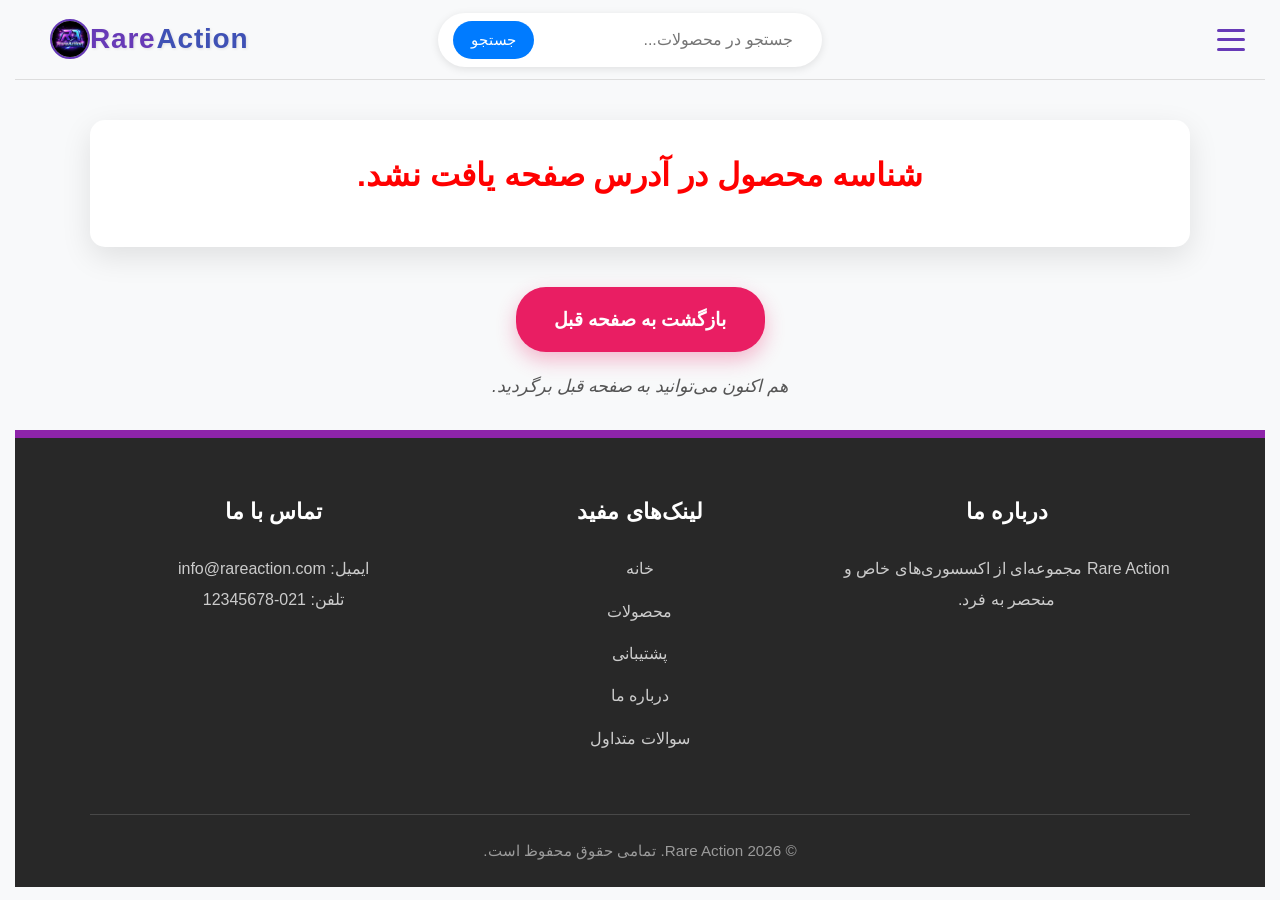
<file: watches.html>
<!DOCTYPE html>
<html lang="fa" dir="rtl">
<head>
    <meta charset="UTF-8">
    <meta name="viewport" content="width=device-width, initial-scale=1.0">
    <title>مشخصات محصول</title>
    <link rel="stylesheet" href="style.css"> <!-- لینک به فایل CSS اصلی شما -->
    <link rel="stylesheet" href="products.css">
    <link rel="stylesheet" href="https://cdnjs.cloudflare.com/ajax/libs/font-awesome/6.0.0/css/all.min.css"> <!-- آیکون‌ها -->
</head>
<body>

    <div class="site-container">
        <!-- بخش Header -->
        <header class="main-header">
            <div class="header-left">
                <!-- آیکون منوی همبرگری -->
                <div class="hamburger-menu">
                    <div class="bar"></div>
                    <div class="bar"></div>
                    <div class="bar"></div>
                </div>
                <!-- منوی کناری (در ابتدا مخفی است) -->
                <!-- در فایل index.html، بخش sidebar-menu -->
                 <nav class="sidebar-menu">
                    <ul>
                        <li><a href="index.html">خانه</a></li>
                        <!-- کلاس menu-item-has-arrow اضافه شد و فونت سایز حذف شد -->
                         <li class="has-submenu menu-item-has-arrow">
                            <a href="index.html#explore-by-interest">محصولات
                                <!-- فلش دستی اضافه شد -->
                                 <span class="submenu-arrow">▼</span>
                                </a>
                                <ul class="submenu">
                                    <li><a href="productswatch.html">ساعت</a></li>
                                    <li><a href="productsbracelet.html">دستبند</a></li>
                                    <li><a href="productsnecklace.html">گردنبند</a></li>
                                </ul>
                            </li>
                            <li><a href="support.html">پشتیبانی</a></li>
                            <li><a href="aboutus.html">درباره ما</a></li>
                            <li><a href="terms.html">سوالات متداول </a></li>
                        </ul>
                    </nav>
            </div>

            <div class="header-center">
    <div class="universal-search-container">
        <input type="text" id="universalSearchInput" class="universal-search-input" placeholder="جستجو در محصولات...">
        <div id="universalSearchSuggestions" class="universal-search-suggestions"></div>
        <button id="universalSearchButton" class="universal-search-button">جستجو</button>
    </div>
</div>
                        <div class="header-right">
                <!-- لوگوی سایت -->
                <div class="logo-container">
                    <span class="logo-part2">Action</span><span class="logo-part1">Rare</span>
                </div>
                <!-- عکس پروفایل (پیج) -->
                <div class="profile-picture-container">
                    <img src="images/RareAction.jpg" alt= "عکس پروفایل" class="profile-picture">
                </div>
            </div>

        </header>

    <div class="product-detail-container">

        <section class="product-gallery-section">
        <div class="main-image-container">
            <button id="prev-btn" class="nav-btn next">‹</button> <!-- دکمه قبلی -->
            <img id="main-product-image" src="" alt="تصویر اصلی محصول" class="main-image">
            <button id="next-btn" class="nav-btn prev">›</button> <!-- دکمه بعدی -->
        </div>
        <div class="thumbnail-slider-wrapper"> <!-- Wrapper برای کنترل اسکرول -->
            <div class="thumbnail-slider">
                <!-- تصاویر کوچک اینجا توسط جاوا اسکریپت قرار می‌گیرند -->
            </div>
        </div>
    </section>

        <!-- بخش اطلاعات محصول -->
        <section class="product-info-section">
            <div class="product-header">
                <div>
                    <div class="product-title-code-container">
                        <h1 id="product-name" class="product-name"></h1>
                        <span id="product-code" class="product-code"></span>
                    </div>
                    <p id="product-price" class="product-price"></p>
                </div>
            </div>

            <p id="product-description" class="product-description-full"></p>
            <p id="product-description_2" class="product-description-full_2"></p>

            <div class="specs-section">
                <h3>مشخصات فنی</h3>
                <ul id="specs-list" class="specs-list">
                    <!-- مشخصات اینجا توسط جاوا اسکریپت قرار می‌گیرند -->
                </ul>
            </div>
        </section>

    </div>

    <!-- دکمه بازگشت -->
    <button id="return-button" class="return-button">بازگشت به صفحه قبل</button>
    <p class="transition-text">هم اکنون می‌توانید به صفحه قبل برگردید.</p>

    <!-- بخش فوتر -->
        <footer class="main-footer">
            <div class="footer-top-bar"></div> <!-- نوار بنفش بالای فوتر -->
            <div class="footer-content">
                <div class="footer-section about">
                    <h3>درباره ما</h3>
                    <p>Rare Action مجموعه‌ای از اکسسوری‌های خاص و منحصر به فرد.</p>
                </div>
                <div class="footer-section links">
                    <h3>لینک‌های مفید</h3>
                    <ul>
                        <li><a href="index.html">خانه</a></li>
                        <li><a href="index.html#explore-by-interest">محصولات</a></li>
                        <li><a href="support.html">پشتیبانی</a></li>
                        <li><a href="aboutus.html">درباره ما</a></li>
                        <li><a href="terms.html#faq-section">سوالات متداول </a></li>
                    </ul>
                </div>
                <div class="footer-section contact">
                    <h3>تماس با ما</h3>
                    <p>ایمیل: info@rareaction.com</p>
                    <p>تلفن: 021-12345678</p>
                </div>
            </div>
            <div class="footer-bottom">
                &copy; 2026 Rare Action. تمامی حقوق محفوظ است.
            </div>
        </footer>
    </div>

    <script src="script.js"></script>
    <script src="products.js"></script>

</body>
</html>
</file>
<file: style.css>
/* --- General Styles & Variables --- */
:root {
    --primary-purple: #673AB7; /* بنفش تیره تر */
    --secondary-blue: #3F51B5; /* آبی متوسط */
    --accent-pink: #E91E63;    /* صورتی برای تاکید */
    --sky-blue: #22a4d8;
    --text-dark: #333;
    --text-light: #fff;
    --background-light: #f8f9fa; /* زمینه اصلی سایت */
    --background-gradient-start: #712f8a; /* بنفش */
    --background-gradient-end: #3f51b5;   /* آبی */
    --gradient-purple: #7C4DFF; /* بنفش روشن تر برای گرادیان */
    --gradient-blue: #3949AB;   /* آبی کمی تیره تر برای گرادیان */
    --border-color: #ddd;
    --hover-purple: #5a256e;
    --hover-blue: #303F9F;
    --shadow-light: rgba(0, 0, 0, 0.1);
    --shadow-medium: rgba(0, 0, 0, 0.2);
    --transition-speed: 0.3s;
    --footer-bg-dark: #282828; /* رنگ زمینه تیره فوتر */
    --footer-bar-purple: #8E24AA; /* رنگ نوار بنفش فوتر */

    /* استایل‌های جدید برای دکمه سفارشی */
    --custom-btn-bg-gradient: linear-gradient(to right, var(--primary-purple), var(--secondary-blue));
    --custom-btn-hover-bg-gradient: linear-gradient(to right, var(--hover-purple), var(--hover-blue));
    --custom-btn-border-radius: 30px; /* گوشه‌های نیم‌دایره‌ای */
}

* {
    margin: 0;
    padding: 0;
    box-sizing: border-box;
}

body {
    font-family: 'Vazirmatn', Tahoma, sans-serif;
    direction: rtl;
    text-align: right;
    color: var(--text-dark);
    background-color: var(--background-light);
    line-height: 1.6;
    overflow-x: hidden;
    scroll-behavior: smooth; /* اسکرول نرم */
}

a {
    text-decoration: none;
    color: var(--secondary-blue);
    transition: color var(--transition-speed);
}

a:hover {
    color: var(--hover-blue);
}

h1, h2, h3 {
    color: var(--primary-purple);
    margin-bottom: 1rem;
}

.site-container {
    max-width: 1400px;
    margin: 0 auto;
    padding: 0 15px;
}

.section {
    padding: 4rem 0;
}

.btn {
    display: inline-block;
    padding: 10px 25px;
    border: none;
    border-radius: 5px;
    cursor: pointer;
    font-weight: bold;
    transition: background-color var(--transition-speed), transform var(--transition-speed), box-shadow var(--transition-speed);
}

.cta-button {
    background-color: var(--accent-pink);
    color: var(--text-light);
    font-size: 1.1em;
    margin-top: 1.5rem; /* فاصله از متن */
    box-shadow: 0 4px 15px rgba(233, 30, 99, 0.4); /* سایه صورتی */
}

.cta-button:hover {
    background-color: #d81b60;
    transform: translateY(-3px);
    box-shadow: 0 6px 20px rgba(233, 30, 99, 0.6);
}

/* --- Header Styles --- */
.main-header {
    display: flex;
    justify-content: space-between; /* برای توزیع فضا بین چپ، وسط و راست */
    align-items: center;
    
    background-color: var(--background-light); /* یا رنگ دلخواه */
    height: 80px;
    border-bottom: 1px solid var(--border-color);
    position: sticky; /* برای ثابت ماندن هدر هنگام اسکرول */
    top: 0;
    z-index: 1000;
    box-shadow: var(--shadow-light);
}

.header-left, .header-right {
    display: flex;
    align-items: center;
    flex: 1; /* برای اینکه فضای مساوی به چپ و راست بدهد */
}

.header-left {
    justify-content: flex-start; /* چیدمان از سمت چپ */
    padding: 0 20px;
}

.header-right {
    justify-content: flex-end; /* چیدمان از سمت راست */
}

.header-center {
    flex: 2; /* بخش مرکزی فضای بیشتری داشته باشد */
    display: flex;
    justify-content: center;
    align-items: center;
}

/* --- Hamburger Menu & Sidebar Styles --- */
.hamburger-menu {
    width: 28px;
    height: 22px;
    display: flex;
    flex-direction: column;
    justify-content: space-between;
    cursor: pointer;
    margin-left: 25px; /* فاصله از راست */
    position: relative;
    z-index: 1005; /* بالاتر از همه */
}

.hamburger-menu .bar {
    display: block;
    width: 100%;
    height: 3px;
    background-color: var(--primary-purple); /* رنگ بنفش */
    border-radius: 3px;
    transition: all var(--transition-speed) cubic-bezier(0.68, -0.55, 0.27, 1.55); /* انیمیشن حرفه ای تر */
}

.hamburger-menu.active .bar:nth-child(1) {
    transform: rotate(45deg) translate(5px, 6px);
    background-color: var(--accent-pink); /* رنگ صورتی برای خط اول */
}
.hamburger-menu.active .bar:nth-child(2) {
    opacity: 0;
}
.hamburger-menu.active .bar:nth-child(3) {
    transform: rotate(-45deg) translate(6px, -7px);
    background-color: var(--accent-pink); /* رنگ صورتی برای خط سوم */
}

.sidebar-menu {
    position: fixed;
    top: 0px;
    right: -350px; /* شروع از خارج صفحه، عرض بیشتر */
    width: 320px;
    height: 100vh;
    background: linear-gradient(145deg, rgb(2, 0, 61) 0%, rgba(41, 0, 59, 0.95) 100%,rgb(0, 38, 161)0%);
    /*background: linear-gradient(145deg, rgb(39, 0, 33) 0%, rgba(0, 12, 68, 0.95) 100%);*/
    /*background: linear-gradient(145deg, rgb(1, 0, 39) 0%, rgba(27, 0, 70, 0.95) 100%);*/
    /*background: linear-gradient(145deg, rgba(103, 58, 183, 0.95) 0%, rgba(63, 81, 181, 0.95) 100%); /* گرادیان آبی-بنفش */
    color: var(--text-light);
    padding-top: 80px; /* فضای بیشتر برای هدر */
    box-shadow: -5px 0 15px var(--shadow-medium);
    transition: right var(--transition-speed) cubic-bezier(0.25, 0.8, 0.25, 1); /* انیمیشن ملایم */
    z-index: 1001;
    display: flex;
    flex-direction: column;
    overflow-y: auto; /* برای اسکرول در صورت زیاد بودن آیتم ها */
}

.sidebar-menu.open {
    right: 0;
}

.sidebar-menu ul {
    list-style: none;
    padding: 0;
    margin: 0; /* اطمینان از نبود margin پیشفرض */
}

.sidebar-menu li {
    margin-bottom: 18px; /* فاصله بین آیتم ها */
    padding: 0 30px;
    position: relative; /* برای موقعیت دهی فلش */
}

/* حذف فونت سایز از لینک های منو */
.sidebar-menu a {
    color: var(--text-light);
    padding: 12px 15px;
    display: block;
    border-radius: 6px; /* گوشه های گرد */
    transition: background-color var(--transition-speed), color var(--transition-speed), transform var(--transition-speed);
    position: relative; /* برای موقعیت دهی فلش */
    overflow: hidden;
    text-decoration: none; /* حذف خط زیر لینک */
    display: flex; /* استفاده از flex برای چینش متن و فلش */
    align-items: center; /* عمودی وسط چین کردن */
    justify-content: space-between; /* فاصله انداختن بین متن و فلش */
}

.sidebar-menu a:hover {
    color: var(--primary-purple); /* رنگ بنفش برای هاور */
    background-color: rgba(255, 255, 255, 0.9); /* پس زمینه سفید برای هاور */
    transform: translateX(-5px); /* کمی حرکت به چپ */
    box-shadow: 0 4px 8px var(--shadow-light);
}

/* --- Styles for Submenu Arrow --- */
/* فلش اکنون نسبت به تگ <a> موقعیت دهی می شود */
.submenu-arrow {
    /* position: absolute; -- حذف شد -- */
    /* left: 15px; -- حذف شد -- */
    /* top: 50%; -- حذف شد -- */
    /* transform: translateY(-50%) rotate(0deg); -- چرخش اولیه از اینجا برداشته شد -- */

    margin-left: 10px; /* فاصله از سمت چپ (کنار متن) */
    transform: rotate(0deg); /* چرخش اولیه */
    transition: transform var(--transition-speed), color var(--transition-speed); /* اضافه شدن transition برای color */
    font-size: 0.8em; /* اندازه فلش */
    color: rgb(230, 186, 186); /* رنگ اولیه */
    /* pointer-events: none; -- حذف شد -- */
    cursor: pointer; /* برای اینکه نشان دهد قابل کلیک است */
}

/* وقتی آیتم والد باز است، فلش می چرخد و رنگش عوض می شود */
.menu-item-has-arrow.open .submenu-arrow {
    transform: rotate(180deg); /* چرخش 180 درجه */
    color: var(--accent-pink); /* رنگ صورتی برای فلش باز شده */
}

/* --- Submenu Styles --- */
.submenu {
    margin-top: 8px;
    padding-right: 25px; /* padding سمت راست */
    background-color: rgba(255, 255, 255, 0.1); /* پس زمینه کمی روشن تر */
    border-radius: 5px;
    max-height: 0;
    transition: max-height 0.4s ease-out, padding 0.4s ease-out; /* انیمیشن padding هم اضافه شد */
    overflow: hidden;
}

/* وقتی آیتم والد باز است، زیرمنو نمایش داده شود */
.menu-item-has-arrow.open .submenu {
    max-height: 180px; /* ارتفاع کافی */
    padding-top: 10px;
    padding-bottom: 10px;
}

/* استایل لینک های داخل زیرمنو */
.submenu li a {
    padding: 8px 15px; /* کمی کوچکتر از لینک های اصلی */
    font-size: 0.95em; /* فونت کوچکتر برای زیرمنو */
    color: var(--text-light); /* رنگ متن */
    background-color: transparent; /* بدون پس زمینه */
    box-shadow: none; /* بدون سایه */
    transform: none; /* بدون جابجایی */
    display: block; /* برای اینکه padding درست کار کند */
    justify-content: initial; /* برگرداندن به حالت عادی */
}

.submenu li a:hover {
    background-color: rgba(255, 255, 255, 0.3); /* هاور کمی متفاوت برای زیرمنو */
    color: var(--secondary-blue); /* رنگ آبی برای هاور زیرمنو */
    transform: none; /* بدون جابجایی */
    box-shadow: none; /* بدون سایه */
}

/* بستن منو با کلیک روی آیتم ها (به جز آیتم های دارای زیرمنو) */
.sidebar-menu li:not(.has-submenu) a {
    cursor: pointer;
}

/* --- Search Bar --- */
.header-center {
    flex-grow: 1;
    max-width: 550px; /* کمی بزرگتر */
    margin: 0 20px;
}

/* --- Universal Search Bar Styles --- */
    /* نسخه جدید و اصلاح‌شده */
.universal-search-container {
    display: flex;
    align-items: center;
    background-color: #ffffff;
    border-radius: 30px;
    box-shadow: 0 2px 8px rgba(0, 0, 0, 0.1);
    padding: 8px 15px;

    width: 100%;              /* پرکننده */
    max-width: 600px;         /* روی مانیتور بزرگ بیش از حد بزرگ نشود */
    min-width: 150px;         /* بیش از حد کوچک نشود */

    position: relative;
    margin: 0 auto;
    transition: all .25s ease;
}

.universal-search-input {
    flex-grow: 1;
    border: none;
    outline: none;
     min-width: 0; /* اجازه کوچک شدن واقعی */
    padding: clamp(5px, 2vw, 10px) clamp(8px, 2vw, 14px);
    font-size: clamp(12px, 2.5vw, 16px);
    border-radius: 25px;
    white-space: nowrap;
    overflow: hidden;
    text-overflow: ellipsis;
    box-sizing: border-box; /* اطمینان از اینکه padding و border هم در محاسبه عرض لحاظ شوند */
}

.universal-search-button {
    background-color: #007bff;
    color: white;
    border: none;
    padding: clamp(6px, 1.2vw, 10px) clamp(10px, 2vw, 18px);
    border-radius: 25px;
    cursor: pointer;
    font-size: clamp(12px, 2vw, 15px);
    white-space: nowrap;
    flex-shrink: 1; /* باعث می‌شود همراه input کوچک شود */
}


    .universal-search-button:hover {
        background-color: #0056b3;
    }

    /* Suggestions for the universal search */
    .universal-search-suggestions {
        position: absolute;
            top: 100%;
            left: 0;
            right: 0;
            background-color: #fff;
            border: 1px solid #ddd;
            border-radius: 8px;
            box-shadow: 0 4px 10px rgba(0, 0, 0, 0.1);
            z-index: 1000;
            max-height: 320px;
            overflow-y: auto;
            display: none; /* Hidden by default */
            padding: 0;
            margin-top: 5px;
    }

    .universal-search-suggestions.active {
        display: block;
    }

    .universal-suggestion-item {
        padding: 10px 15px;
        cursor: pointer;
        border-bottom: 1px solid #eee;
        transition: background-color 0.2s ease;
        font-size: 14px;
    }

    .universal-suggestion-item:last-child {
        border-bottom: none;
    }

    .universal-suggestion-item:hover {
        background-color: #f0f0f0;
    }

/* --- Logo --- */
.header-right {
    margin-left: 20px;
}

.logo-container {
    font-weight: bold;
    letter-spacing: 0.8px;
    text-shadow: 1px 1px 3px rgba(0,0,0,0.1);
    color: var(--primary-purple); /* یا رنگ دلخواه 
    margin-right: 20px; /* فاصله بین لوگو و عکس پروفایل */
    cursor: pointer;
    /*display: flex; /* برای اینکه بتوانیم دو بخش لوگو را کنار هم قرار دهیم */
    align-items: center;
    font-size: clamp(15px, 3vw, 28px);
    display: flex;
    justify-content: center;
}

.logo-part1 {
    color: var(--primary-purple);
}

.logo-part2 {
    Color: var(--secondary-blue);
    margin-left: 1px;
}



/* --- New Styles for Profile Picture --- */
.profile-picture-container {
    display: flex;
    align-items: center;
}

.profile-picture {
    width: 40px; /* اندازه عکس پروفایل */
    height: 40px; /* اندازه عکس پروفایل */
    border-radius: 50%; /* برای گرد کردن عکس */
    border: 2px solid var(--primary-purple); /* حاشیه دور عکس */
    cursor: pointer;
    object-fit: cover; /* برای اینکه عکس کیفیت خود را حفظ کند و کش نیاید */
    margin-left: 15px; /* فاصله بین لوگو و عکس پروفایل */
}

/* --- Adjustments for potential overlap if needed --- */
/* ممکن است لازم باشد کمی padding یا margin را در .header-right یا .logo-container تنظیم کنید */
/* اگر عکس پروفایل روی لوگو قرار گرفت، margin-right در .logo-container یا margin-left در .profile-picture را افزایش دهید */

/* --- Hero Section --- */
.hero-section {
    position: relative;
    height: calc(100vh - 80px);
    display: flex;
    justify-content: center;
    align-items: center;
    text-align: center;
    color: var(--text-light);
    overflow: hidden;
    margin-bottom: 3rem; /* فاصله بیشتر */
    border-radius: 10px; /* گوشه گرد */
    box-shadow: 0 5px 20px var(--shadow-medium);
}

.hero-background {
    position: absolute;
    top: 0;
    left: 0;
    width: 100%;
    height: 100%;
    /*background: linear-gradient(135deg, var(--gradient-purple) 0%, var(--gradient-blue) 100%);*/
    background: linear-gradient(145deg, rgb(0, 14, 94) 0%,rgb(13, 0, 59) 0%, rgba(68, 0, 114, 0.95) 100%);
    z-index: 1;
}

.hero-content { 
    position: relative;
    z-index: 2;
    padding: 20px;
    display: flex;
    flex-direction: column; /* برای چیدمان عمودی متن و دکمه */
    align-items: center; /* برای وسط چین کردن عناصر */ 
    animation: fadeInFromTop 1s ease-out forwards; /* انیمیشن ورود */
}

.hero-content h1 {
    font-size: 3.5em; /* بزرگتر */
    margin-bottom: 0.5rem;
    color: var(--text-light);
    text-shadow: 2px 2px 8px rgba(0,0,0,0.5); /* سایه قوی تر */
}

.hero-content p {
    font-size: 1.5em; /* بزرگتر */
    max-width: 750px;
    margin-bottom: 2rem; /* فاصله بیشتر تا دکمه */
    text-shadow: 1px 1px 5px rgba(0,0,0,0.5);
    padding: 7px;
}

/* استایل جدید برای دکمه سفارشی */
.cta-button-custom {
    display: inline-block;
    padding: 12px 35px; /* کمی بزرگتر و کشیده‌تر */
    border: none;
    border-radius: var(--custom-btn-border-radius); /* گوشه‌های گرد */
    background: var(--custom-btn-bg-gradient); /* گرادیان پس‌زمینه */
    color: var(--text-light);
    font-weight: bold;
    font-size: 1.2em; /* فونت کمی بزرگتر */
    cursor: pointer;
    transition: background var(--transition-speed), transform var(--transition-speed), box-shadow var(--transition-speed);
    box-shadow: 0 4px 15px rgba(0, 0, 0, 0.2); /* سایه برای برجسته‌تر شدن */
    text-decoration: none; /* حذف خط زیر لینک */
}

.cta-button-custom:hover {
    background: var(--custom-btn-hover-bg-gradient); /* گرادیان هاور */
    transform: translateY(-3px) scale(1.05); /* کمی بزرگ شدن و حرکت رو به بالا */
    box-shadow: 0 6px 20px rgba(0, 0, 0, 0.3); /* سایه قوی‌تر */
    color: var(--text-light);
}

@keyframes fadeInFromTop {
    from { opacity: 0; transform: translateY(-20px); }
    to { opacity: 1; transform: translateY(0); }
}

/* --- Explore Section --- */
/*.explore-section {
    text-align: center;
    padding: 5rem 0; /* padding بیشتر */
    /*background-color: #FFF;
    border-radius: 10px; /* گوشه گرد */
    /*margin-bottom: 4rem; /* فاصله بیشتر */
    /*box-shadow: 0 4px 15px var(--shadow-light);
}*/

.explore-section h2 {
    text-align: center;
            font-size: 2.8em;
            color: var(--primary-purple); /* رنگ بنفش */
            margin-bottom: 40px;
            font-weight: 700;
            position: relative;
            padding-bottom: 15px;
}

.explore-section h2:after { /* خط زیر عنوان */
            content: '';
            position: absolute;
            bottom: 0;
            left: 50%;
            transform: translateX(-50%);
            width: 250px;
            height: 4px;
            background-color: var(--accent-pink); /* رنگ صورتی */
            border-radius: 2px;
        }

.explore-categories {
    display: flex;
    justify-content: space-around;
    flex-wrap: wrap;
    gap: 30px; /* فاصله بیشتر بین کارت ها */
}

.category-item {
    position: relative;
    cursor: pointer;
    overflow: hidden;
    border-radius: 10px; /* گوشه گرد */
    width: 30%;
    min-width: 260px;
    box-shadow: 0 6px 20px var(--shadow-medium);
    transition: transform var(--transition-speed), box-shadow var(--transition-speed);
    background-color: #fff; /* اطمینان از پس زمینه سفید */
}

.category-item:hover {
    transform: translateY(-8px); /* حرکت بیشتر */
    box-shadow: 0 15px 30px rgba(0,0,0,0.2);
}

.category-item .image-wrapper {
    width: 100%;
    height: 280px; /* ارتفاع ثابت و بیشتر برای عکس */
    position: relative;
    overflow: hidden; /* اطمینان از اینکه عکس بیرون نزند */
    border-radius: 10px 10px 0 0; /* گوشه های بالا گرد */
}

.category-item img {
    width: 100%;
    height: 100%;
    object-fit: cover;
    display: block;
    transition: transform 0.5s ease; /* انیمیشن زوم روی عکس */
}

.category-item:hover img {
    transform: scale(1.05); /* زوم جزئی */
}

.category-item h3 {
    position: absolute;
    bottom: 20px;
    left: 50%;
    transform: translateX(-50%);

    font-size: 1.6em;
    color: #E91E63;

    padding: 10px 28px;
    border-radius: 50px; /* کپسولی */

    /* background: rgba(255, 255, 255, 0.18); */ /* شفاف نگه داشتن یا حذف کردن */
    background: transparent; /* کاملا شفاف */

    border: 2px solid #673AB7; /* تغییر رنگ و ضخامت نوار دور کپسول (مثال: فیروزه‌ای) */
    /* اگر می خواهید نوار نازک باشد: border: 1px solid #00ffff; */
    
    text-shadow: 1px 2px 6px rgba(0,0,0,0.6);
    z-index: 3;

    display: inline-block;
    white-space: nowrap;
}

/* --- Products Section --- */
.products-section {
    text-align: center;
    padding: 5rem 0; /* padding بیشتر */
    margin-bottom: 4rem; /* فاصله بیشتر */
}

.products-section h2 {
    font-size: 2.8em; /* بزرگتر */
    margin-bottom: 3rem; /* فاصله بیشتر */
    color: var(--primary-purple);
}

.products-list {
    display: grid;
    grid-template-columns: repeat(auto-fill, minmax(280px, 1fr)); /* کارت های کمی بزرگتر */
    gap: 30px; /* فاصله بیشتر */
}

.product-card {
    background-color: #fff;
    border-radius: 10px; /* گوشه گرد */
    box-shadow: 0 6px 20px var(--shadow-light);
    overflow: hidden;
    text-align: center;
    transition: transform var(--transition-speed), box-shadow var(--transition-speed);
    cursor: pointer;
    display: flex;
    flex-direction: column; /* برای چیدمان عمودی */
    justify-content: space-between; /* فضای بین محتوا */
}

.product-card:hover {
    transform: translateY(-8px);
    box-shadow: 0 15px 30px rgba(0,0,0,0.15);
}

.product-card img {
    width: 100%;
    height: 250px; /* ارتفاع بیشتر برای عکس */
    object-fit: cover;
    border-bottom: 1px solid var(--border-color);
}

.product-card-info {
    padding: 20px; /* padding بیشتر */
    flex-grow: 1; /* فضای باقی مانده را اشغال می کند */
    display: flex;
    flex-direction: column;
    justify-content: center; /* مرکز کردن محتوا */
}

.product-card h3 {
    font-size: 1.4em; /* بزرگتر */
    margin-bottom: 0.8rem;
    color: var(--text-dark);
}

.product-card p.price {
    font-weight: bold;
    color: var(--accent-pink);
    font-size: 1.2em; /* بزرگتر */
    margin-bottom: 1rem;
}

.product-card .product-keywords {
    font-size: 0.85em;
    color: #666; /* رنگ کمی تیره تر */
    margin-top: 10px;
    opacity: 0.8;
}

/* --- About Section --- */
.about-section {
    text-align: center;
    padding: 5rem 0; /* padding بیشتر */
    /*background: linear-gradient(135deg, var(--gradient-purple) 0%, var(--gradient-blue) 100%); /* گرادیان آبی-بنفش */
    background: linear-gradient(145deg, rgb(2, 0, 61) 0%, rgb(41, 0, 59) 100%,rgb(0, 60, 255)0%);
    /*background: linear-gradient(145deg, rgb(8, 0, 255) 0%, rgb(140, 0, 255) 0%, rgb(52, 0, 73)100%, rgb(255, 0, 255)0%, rgb(255, 0, 0) 0%, rgb(0, 183, 255));*/
    /*background: linear-gradient(145deg, rgb(39, 0, 33) 0%, rgba(0, 12, 68, 0.95) 100%);*/
    border-radius: 10px; /* گوشه گرد */
    margin-bottom: 4rem; /* فاصله بیشتر */
    color: var(--text-light); /* رنگ متن روشن */
    box-shadow: 0 5px 20px var(--shadow-medium);
}

.about-section h2 {
    font-size: 2.8em; /* بزرگتر */
    margin-bottom: 2rem; /* فاصله بیشتر */
    color: var(--text-light); /* رنگ متن روشن */
    text-shadow: 1px 1px 5px rgba(0,0,0,0.3);
    padding: 5px;
}

.about-section p {
    max-width: 800px;
    margin: 0 auto;
    font-size: 1.2em; /* بزرگتر */
    line-height: 1.8;
    color: var(--text-light);
    opacity: 0.9;
    padding: 7px;
}

/* --- Footer Styles --- */
.main-footer {
    background-color: var(--footer-bg-dark); /* رنگ تیره */
    color: #ccc; /* رنگ متن خاکستری روشن */
    padding-top: 4rem; /* padding بالا */
    position: relative; /* برای قرار دادن نوار بنفش */
    overflow: hidden; /* برای اینکه نوار بیرون نزند */
}

.footer-top-bar {
    position: absolute;
    top: 0;
    left: 0;
    width: 100%;
    height: 8px; /* ارتفاع نوار بنفش */
    background-color: var(--footer-bar-purple); /* رنگ بنفش */
}

.footer-content {
    display: flex;
    justify-content: space-around; /* فاصله بیشتر بین بخش ها */
    flex-wrap: wrap;
    gap: 30px;
    padding-bottom: 3rem;
    border-bottom: 1px solid rgba(255, 255, 255, 0.15); /* خط جدا کننده کمی روشن تر */
    max-width: 1100px; /* عرض کمتر برای محتوای فوتر */
    margin: 0 auto; /* مرکز کردن */
    padding-left: 15px;
    padding-right: 15px;
}

.footer-section {
    flex: 1;
    min-width: 220px;
    text-align: center; /* مرکز کردن متن در فوتر */
}

.footer-section h3 {
    color: var(--text-light);
    margin-bottom: 1.5rem;
    font-size: 1.4em; /* بزرگتر */
}

.footer-section p, .footer-section ul {
    line-height: 1.9;
    font-size: 1em; /* فونت کمی بزرگتر */
}

.footer-section ul {
    list-style: none;
    padding: 0;
}

.footer-section ul li {
    margin-bottom: 12px;
}

.footer-section ul li a {
    color: #ccc; /* رنگ لینک ها */
    transition: color var(--transition-speed), transform 0.2s ease;
}

.footer-section ul li a:hover {
    color: var(--accent-pink); /* رنگ صورتی برای هاور */
    transform: translateX(-3px); /* کمی حرکت */
}

.footer-bottom {
    text-align: center;
    padding: 1.5rem 0; /* padding بیشتر */
    font-size: 0.95em;
    opacity: 0.7;
}

/* --- Responsiveness --- */
@media (max-width: 992px) {
    .main-header {
        padding: 8px 20px;
    }
    .header-center {
        margin: 0 15px;
    }
    .search-container {
        padding: 5px 15px;
    }
    .logo-container {
        font-size: 1.4em;
    }
    .hero-content h1 {
        font-size: 2.8em;
    }
    .hero-content p {
        font-size: 1.2em;
        margin-bottom: 1.2rem; /* تنظیم فاصله برای صفحه کوچکتر */
    }
    .cta-button-custom {
        padding: 10px 30px;
        font-size: 1.1em;
    }
    .explore-categories {
        flex-direction: column;
        align-items: center;
    }
    .category-item {
        width: 80%;
        min-width: unset;
    }
    .products-list {
        grid-template-columns: repeat(auto-fill, minmax(250px, 1fr));
    }
    .footer-content {
        flex-direction: column;
        align-items: center;
        text-align: center;
    }
}

@media (max-width: 768px) {
    .main-header {
        position: static;
        flex-wrap: nowrap;
        justify-content: center;
        height: 80px;
        padding: 0 1px;
    }
    .header-center,
    .header-right {
        flex-wrap: wrap; /* اجازه می‌دهد عناصر به خط بعدی بروند */
        justify-content: center; /* مرکز کردن عناصر در صورت رفتن به خط جدید */
        width: 100%;
    }
    .header-right {
        flex-direction: column; /* چیدمان عمودی برای header-right */
        align-items: center; /* همه المان‌ها در مرکز افقی قرار می‌گیرند */
        margin-bottom: 1px; /* فاصله از پایین */
        width: 100%;
    }
    .header-center {
        margin-top: 1px; /* فاصله از بالا */
        max-width: 100%; /* عرض کامل در صفحات کوچک */
    }
    .universal-search-container {
        width: 95%; /* عرض بیشتر برای جستجو در صفحات کوچک */
        margin: 0 auto; /* مرکز کردن */
    }
    .search-container {
        width: 100%;
        max-width: 450px; /* کمی عریض تر */
        margin: 0 auto;
    }
    .logo-container {
       order: 2; /* لوگو دوم بیاد */
        margin-left: 0; /* حذف فاصله از چپ */
        margin-right: 1px; /* اضافه کردن فاصله به سمت راست */
    }
    .profile-picture-container {
        order: 1; /* عکس اول بیاد */
        margin-bottom: 0; /* حذف فاصله از چپ */
    }
    .profile-picture {
        width: 35px;
        height: 35px;
        margin-left: 1px;
    }
    .hamburger-menu {
        margin: 0;
    }
    .hero-section {
        height: 60vh; /* ارتفاع کمتر برای موبایل */
    }
    .hero-content h1 {
        font-size: 2.2em;
    }
    .hero-content p {
        font-size: 1em;
        margin-bottom: 1rem; /* تنظیم فاصله برای موبایل */
    }
    .cta-button-custom {
        padding: 8px 25px;
        font-size: 1em;
    }
    .explore-section, .products-section, .about-section {
        padding: 3rem 0;
    }
    .explore-section h2, .products-section h2, .about-section h2 {
        font-size: 2.2em;
    }
    .category-item {
        width: 90%;
    }
    .product-card img {
        height: 200px;
    }
    .product-card-info {
        padding: 15px;
    }
    .footer-content {
        padding-bottom: 2rem;
    }
}

/* استایل‌های مربوط به اندازه 480 پیکسل که تغییر نکرده */
@media (max-width: 480px) { /* برای صفحه نمایش‌های خیلی کوچک */
    .logo-container {
        font-size: 13px; /* کوچکتر کردن فونت لوگو */
    }

    .profile-picture {
        width: 35px;
        height: 35px;
    }
    .search-container{
        width: 20vw; /* 80 درصد عرض صفحه نمایش */
        max-width: 250px; /* اما نه بیشتر از 450 پیکسل */
        margin: 0 auto; /* برای وسط چین کردن */
    }
    .universal-search-input,
    .universal-search-button {
       width: 13vw; /* 70 درصد عرض صفحه نمایش */
        max-width: 250px; /* اما نه بیشتر از 350 پیکسل */
    }
}

/* اضافه کردن استایل برای Font Awesome (اگر از آن استفاده می‌کنید) */
/* اگر از Font Awesome استفاده نمی‌کنید، این قسمت را حذف کنید */
/*
.has-submenu > a::after {
    font-family: 'Font Awesome 5 Free';
    font-weight: 900;
}
*/
</file>
<file: products.css>
/* --- استایل‌های اختصاصی صفحه جزئیات محصول --- */

        :root {
            --a-accent-pink: #e91e63;
            --a-primary-purple: #673ab7;
            --a-secondary-blue: #2196f3;
            --a-text-light: #555;
            --a-text-dark: #333;
            --a-background-light: #f4f7f6;
            --a-shadow-light: rgba(0,0,0,0.1);
            --a-transition-speed: 0.4s;
        }

        .product-detail-container {
            max-width: 1100px;
            margin: 40px auto;
            padding: 30px;
            background-color: white;
            border-radius: 15px;
            box-shadow: 0 10px 30px rgba(0, 0, 0, 0.1);
            display: flex;
            flex-wrap: wrap; /* اجازه می‌دهد بخش‌ها روی هم بچینند در سایزهای کوچک */
            gap: 30px;
            justify-content: center;
            align-items: flex-start; /* هم‌ترازی بالا */
            animation: fadeInFromTop 1s ease-out forwards; /* انیمیشن ورود */
        }

        .product-gallery-section {
            flex: 1 1 450px; /* انعطاف‌پذیری: حداقل 450px، می‌تواند رشد کند */
            max-width: 450px;
            position: relative;
        }

        .main-image-container {
            width: 100%;
            height: 500px; /* ارتفاع ثابت برای تصویر اصلی */
            overflow: hidden;
            border-radius: 12px;
            position: relative;
            cursor: pointer;
            background-color: var(--a-background-light);
        }

        .main-image {
            width: 100%;
            height: 100%;
            object-fit: cover;
            transition: transform var(--a-transition-speed) ease-in-out;
            display: block; /* حذف فضای اضافی زیر تصویر */
        }

        /* کلاس‌های انیمیشن برای جاوا اسکریپت */
.main-image.slide-out-left {
    transform: translateX(-100%);
}
.main-image.slide-in-right {
    transform: translateX(0%);
}
.main-image.slide-out-right {
    transform: translateX(100%);
}
.main-image.slide-in-left {
    transform: translateX(0%);
}

.nav-btn {
    position: absolute;
    top: 50%;
    transform: translateY(-50%);
    background-color: rgba(0, 0, 0, 0.5);
    color: white;
    border: none;
    border-radius: 50%;
    width: 40px;
    height: 40px;
    font-size: 24px;
    cursor: pointer;
    display: flex;
    justify-content: center;
    align-items: center;
    z-index: 10;
    transition: background-color 0.3s ease;
}

.nav-btn:hover {
    background-color: rgba(0, 0, 0, 0.8);
}

.nav-btn.prev {
    left: 10px;
}

.nav-btn.next {
    right: 10px;
}

        .thumbnail-slider {
            display: flex;
            gap: 10px;
            margin-top: 15px;
            overflow-x: auto; /* اسکرول افقی اگر تعداد عکس‌ها زیاد بود */
            padding-bottom: 10px; /* فضایی برای اسکرول */
            -ms-overflow-style: none;  /* IE and Edge */
            scrollbar-width: none;  /* Firefox */
        }

        .thumbnail-slider::-webkit-scrollbar {
            display: none;  /* Chrome, Safari, Opera */
        }

        .thumbnail {
            width: 80px;
            height: 80px;
            object-fit: cover;
            border-radius: 8px;
            cursor: pointer;
            opacity: 0.7;
            transition: opacity 0.3s ease, transform 0.3s ease;
            border: 2px solid transparent; /* برای هایلایت */
        }

        .thumbnail:hover {
            opacity: 1;
            transform: scale(1.05);
        }

        .thumbnail.active {
            opacity: 1;
            transform: scale(1.05);
            border-color: var(--a-secondary-blue); /* هایلایت تصویر فعال */
        }

            /* --- انیمیشن‌های اسلاید (برای main-image) --- */
.slide-out-left {
    animation: slideOutLeft 0.4s ease-in-out forwards;
}
.slide-in-right {
    animation: slideInRight 0.4s ease-in-out forwards;
}
.slide-out-right { /* برای حرکت به چپ */
    animation: slideOutRight 0.4s ease-in-out forwards;
}
.slide-in-left { /* برای حرکت به راست */
    animation: slideInLeft 0.4s ease-in-out forwards;
}

@keyframes slideOutLeft {
    from { transform: translateX(0); }
    to { transform: translateX(-100%); opacity: 0; }
}
@keyframes slideInRight {
    from { transform: translateX(100%); opacity: 0; }
    to { transform: translateX(0); opacity: 1; }
}
@keyframes slideOutRight { /* حرکت به چپ */
    from { transform: translateX(0); }
    to { transform: translateX(100%); opacity: 0; }
}
@keyframes slideInLeft { /* حرکت به راست */
    from { transform: translateX(-100%); opacity: 0; }
    to { transform: translateX(0); opacity: 1; }
}

        .product-info-section {
            flex: 2 1 500px; /* دو برابر گالری فضا بگیرد، حداقل 500px */
            display: flex;
            flex-direction: column;
            align-items: flex-start; /* چیدمان از چپ */
        }

        .product-header {
            width: 100%;
            border-bottom: 1px solid #eee;
            padding-bottom: 20px;
            margin-bottom: 20px;
            display: flex;
            justify-content: space-between;
            align-items: center;
            flex-wrap: wrap; /* برای جلوگیری از سرریز شدن در سایزهای کوچک */
        }

        .product-title-code-container {
            display: flex;
            align-items: center;
            gap: 15px;
        }

        .product-name {
            font-size: 2.2em;
            color: var(--a-primary-purple);
            font-weight: 800;
            margin-bottom: 5px; /* کمی فاصله با کد محصول */
        }

        .product-code {
    font-size: 1em;
    color: var(--a-text-light);
    background-color: var(--a-background-light);
    padding: 5px 12px;
    border-radius: 6px;
    font-family: 'Courier New', Courier, monospace;
    border: 1px dashed #ccc;

    display: inline-block;
    width: max-content; /* فقط یک خط، دقیقاً اندازه محتوا */
    max-width: 100%;
    white-space: nowrap; /* جلوگیری از خط جدید */
    overflow: visible;   /* برش نخوره */
    text-overflow: clip; /* سه نقطه نشه */
     }

        .product-price {
            font-size: 1.8em;
            color: var(--a-accent-pink);
            font-weight: bold;
            margin-top: 10px;
        }

        .product-description-full {
            font-size: 1.1em;
            color: var(--a-text-light);
            line-height: 1.8;
            margin-top: 25px;
            margin-bottom: 10px;
            max-width: 650px; /* محدود کردن عرض متن */
        }

        .product-description-full_2 {
            font-size: 1.1em;
            color: var(--a-text-light);
            line-height: 1.8;
            margin-top: 10px;
            margin-bottom: 30px;
            max-width: 650px; /* محدود کردن عرض متن */
        }

        .specs-section {
            width: 100%;
            background-color: #fdfdfd;
            padding: 25px;
            border-radius: 12px;
            border: 1px solid #f0f0f0;
            margin-top: 20px;
            box-shadow: inset 0 5px 15px rgba(0, 0, 0, 0.03);
        }

        .specs-section h3 {
            font-size: 1.6em;
            color: var(--a-secondary-blue);
            margin-bottom: 20px;
            text-align: center;
            border-bottom: 2px solid var(--a-secondary-blue);
            padding-bottom: 10px;
        }

        .specs-list {
            display: grid;
            grid-template-columns: repeat(2, 1fr); /* دو ستونه */
            gap: 15px 25px; /* فاصله ردیف و ستون */
            list-style: none;
            padding: 0;
            margin: 0;
        }

        .specs-list li {
            display: flex;
            justify-content: space-between; /* کلید و مقدار در دو طرف */
            font-size: 1em;
            color: var(--a-text-dark);
            padding: 8px 0;
            border-bottom: 1px dashed #eee; /* خط جدا کننده ملایم */
        }

        .specs-list li:last-child {
            border-bottom: none; /* حذف خط برای آخرین مورد */
        }

        .specs-key {
            font-weight: 600;
            color: #444;
        }

        .specs-value {
            color: var(--a-text-light);
            text-align: right;
        }

        .return-button {
            display: block; /* برای اینکه وسط چین شود */
            margin: 40px auto 20px auto; /* فاصله بالا و پایین، وسط چین */
            background-color: var(--a-accent-pink);
            color: white;
            padding: 18px 35px; /* دکمه بزرگ */
            border-radius: 30px; /* شکل کپسولی */
            text-decoration: none;
            font-size: 1.2em;
            font-weight: 700;
            transition: background-color 0.3s ease, transform 0.3s ease, box-shadow 0.3s ease;
            border: 3px solid transparent;
            box-shadow: 0 8px 20px rgba(233, 30, 99, 0.3); /* سایه صورتی */
        }

        .return-button:hover {
            background-color: #d32f2f; /* قرمز تیره‌تر */
            transform: translateY(-5px); /* حرکت رو به بالا */
            box-shadow: 0 12px 25px rgba(233, 30, 99, 0.4); /* سایه قوی‌تر */
        }

        .transition-text {
            display: block;
            text-align: center;
            font-size: 1.1em;
            color: var(--a-text-light);
            margin-top: 15px;
            margin-bottom: 30px;
            font-style: italic;
        }

        /* Responsive adjustments */
        @media (max-width: 768px) {
            .product-detail-container {
                flex-direction: column; /* عمودی کردن در سایزهای کوچک */
                align-items: center;
                padding: 20px;
            }

            .product-gallery-section,
            .product-info-section {
                flex: none; /* برداشتن انعطاف‌پذیری */
                width: 100%;
                max-width: 450px; /* محدود کردن عرض */
            }

            .main-image-container {
                height: 400px; /* کمی کوچک‌تر کردن عکس اصلی */
            }

            .product-header {
                flex-direction: column;
                align-items: center;
                text-align: center;
            }

            .product-title-code-container {
                flex-direction: column;
                margin-bottom: 15px;
            }

            .product-name {
                font-size: 1.8em;
            }

            .product-price {
                font-size: 1.6em;
            }

            .specs-list {
                grid-template-columns: 1fr; /* تک ستونه کردن مشخصات */
            }

            .return-button {
                padding: 15px 30px;
                font-size: 1.1em;
            }
        }

        @media (max-width: 480px) {
            .main-image-container {
                height: 300px;
            }
            .product-name {
                font-size: 1.6em;
            }
            .product-price {
                font-size: 1.4em;
            }
            .thumbnail {
                width: 60px;
                height: 60px;
            }
        }
</file>
